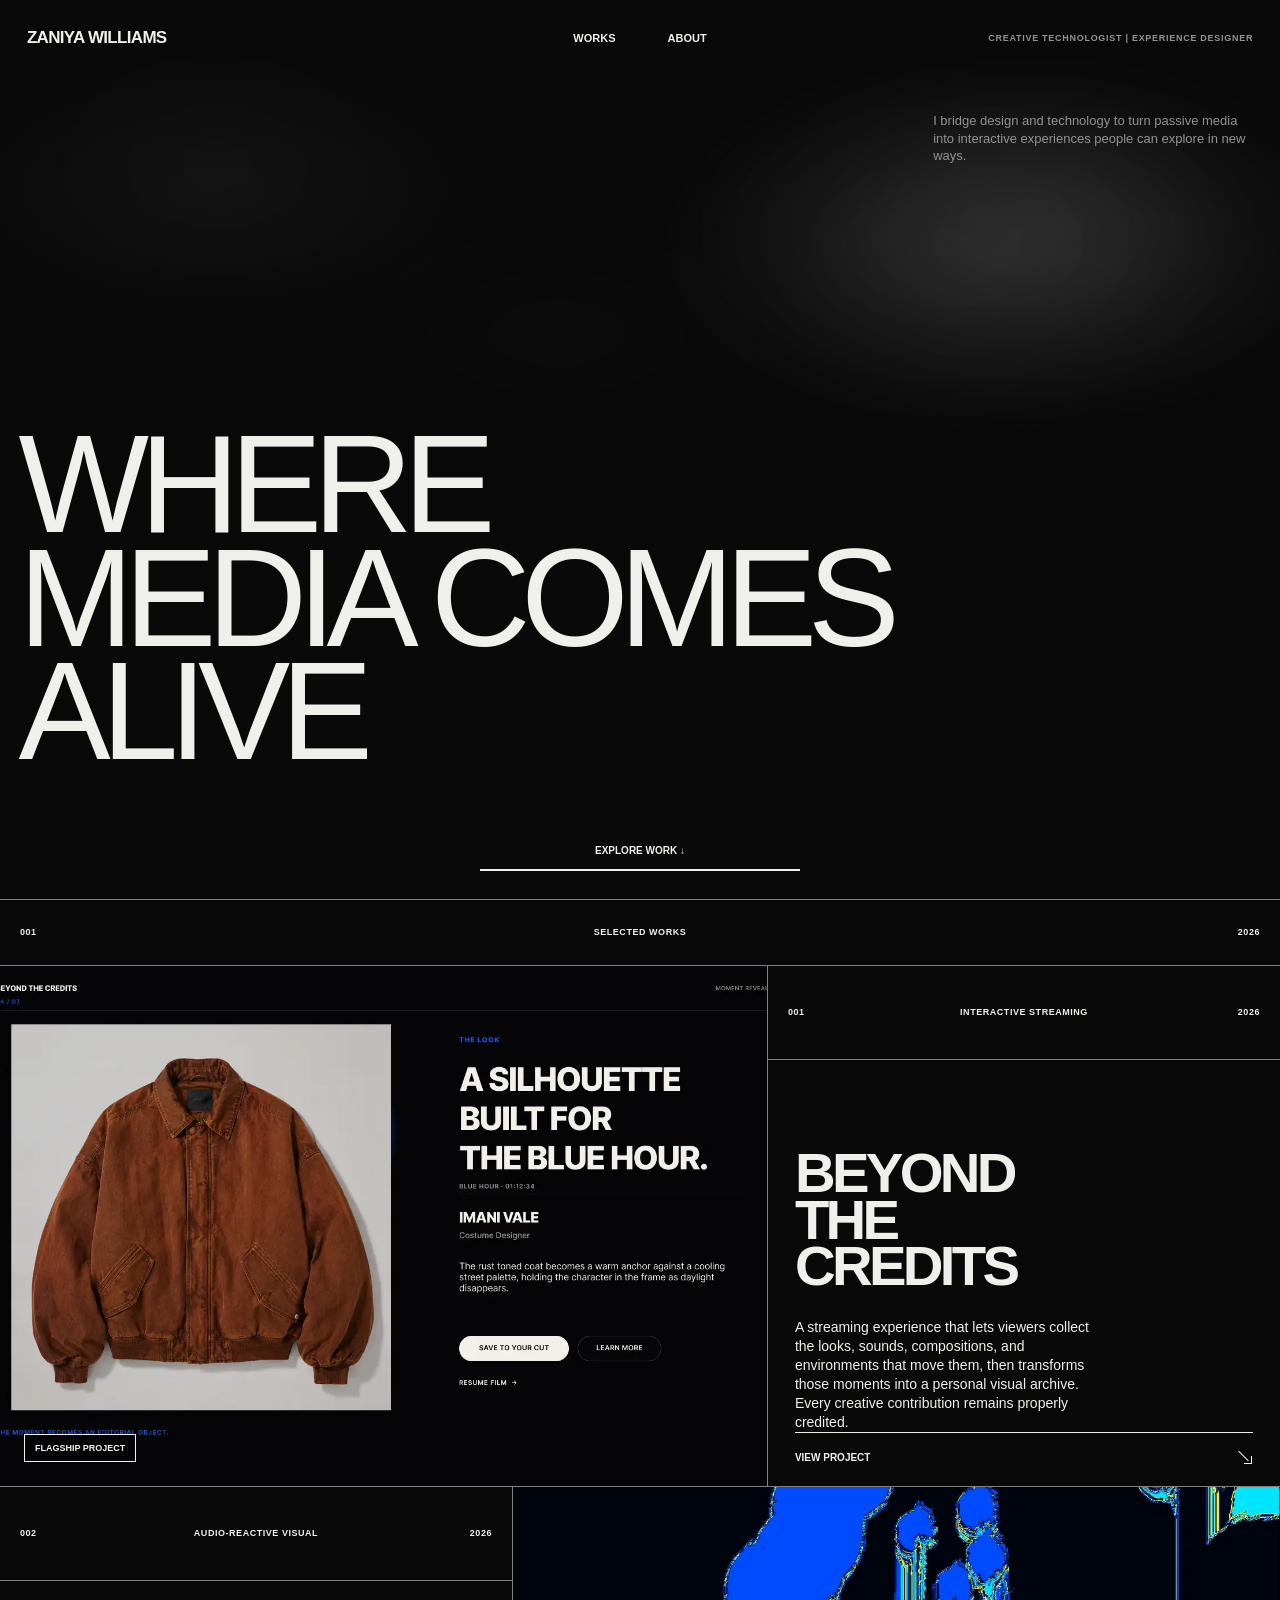
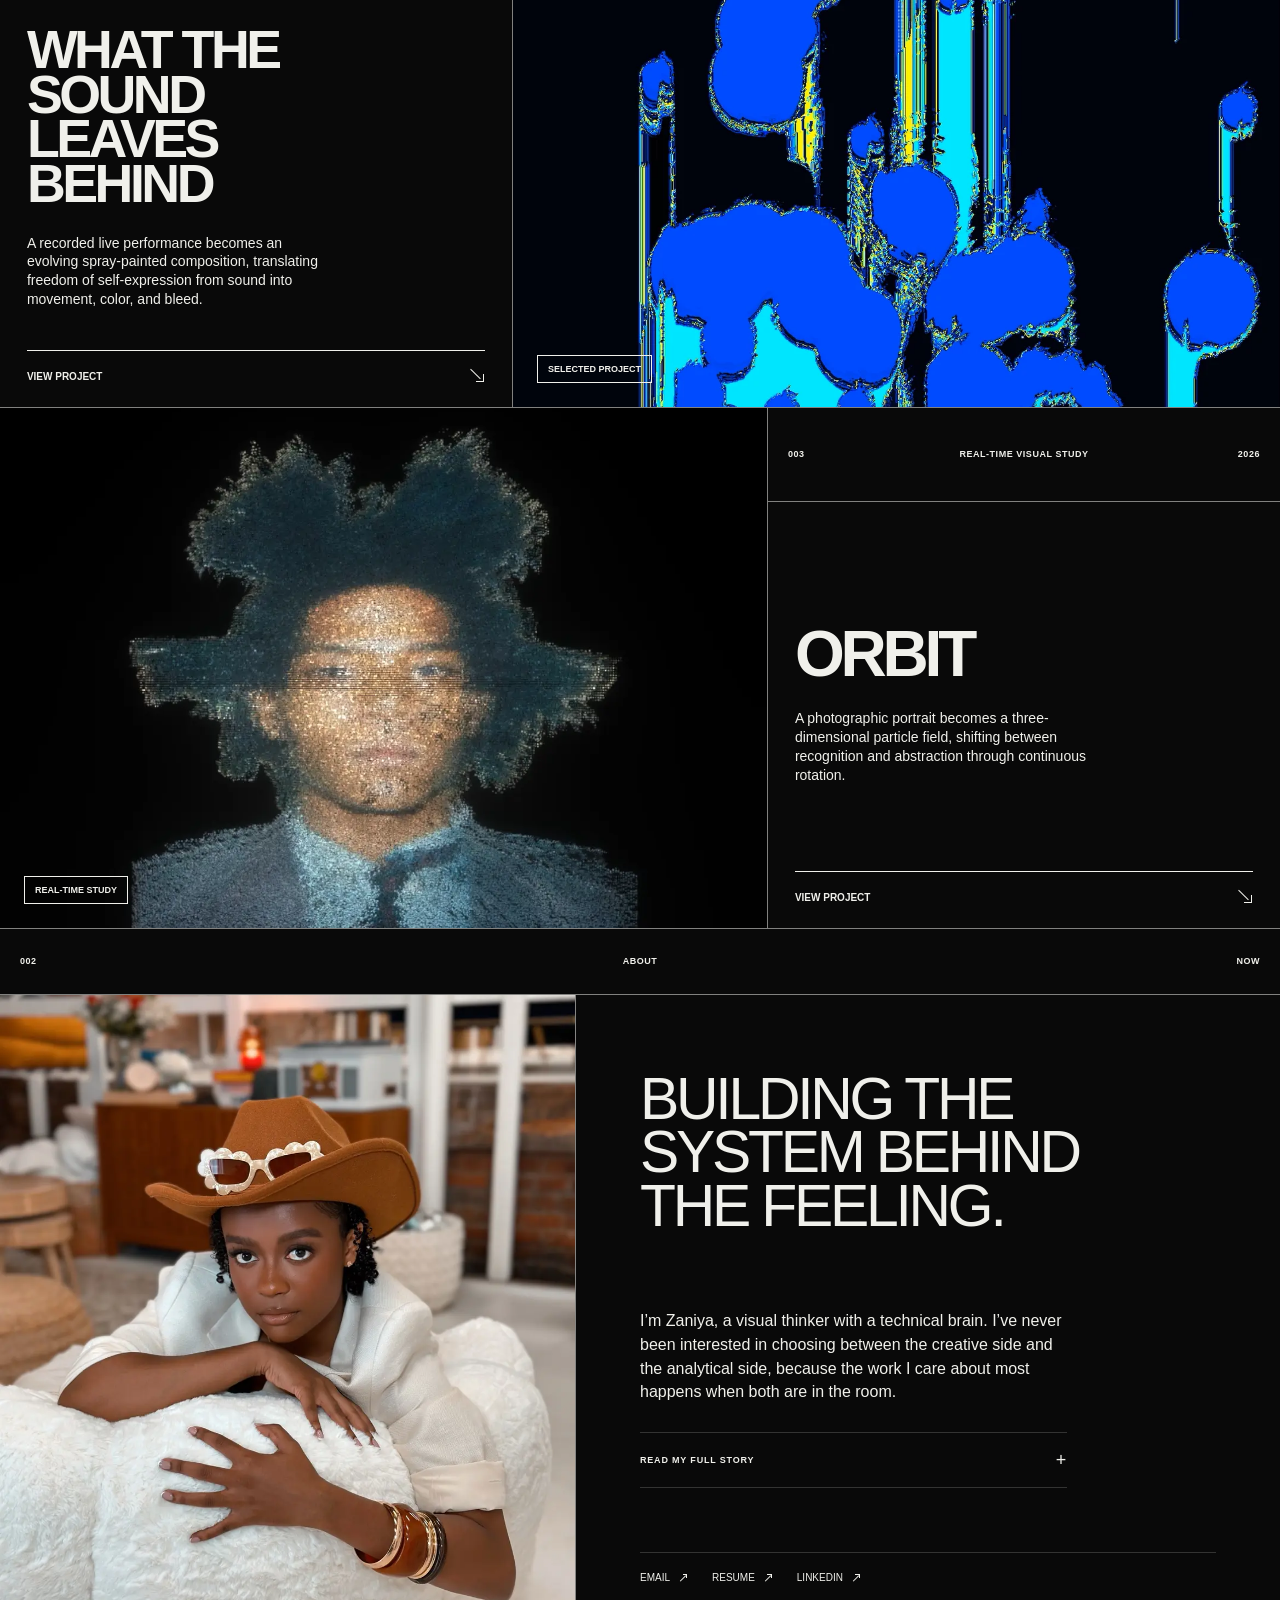
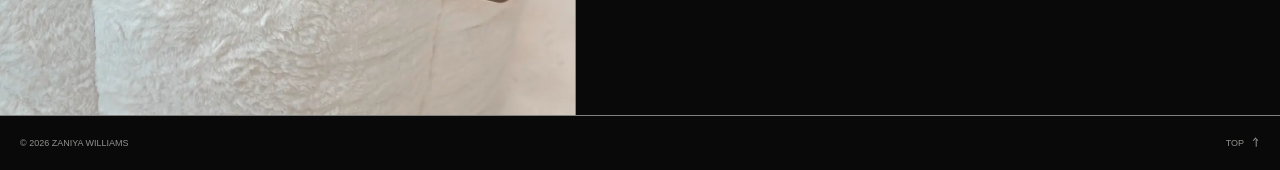
<file: index.html>
<!doctype html>
<html lang="en">
<head>
  <meta charset="utf-8">
  <meta name="viewport" content="width=device-width, initial-scale=1">
  <meta name="theme-color" content="#090909">
  <meta name="description" content="Zaniya Williams, Creative Technologist and Experiential Designer creating culturally grounded visual experiences.">
  <title>Zaniya Williams | Creative Technologist</title>
  <link rel="stylesheet" href="styles.css?v=20260830-sound-width">
  <script src="script.js" defer></script>
</head>
<body>
  <a class="skip-link" href="#work">Skip to selected work</a>
  <header class="site-nav shell" id="top">
    <a class="wordmark" href="#top">Zaniya Williams</a>
    <nav aria-label="Primary navigation">
      <a href="#work">Works</a>
      <a href="#about">About</a>
    </nav>
    <p>Creative Technologist | Experience Designer</p>
  </header>

  <main>
    <section class="home-hero shell" aria-labelledby="hero-title">
      <div class="ambient-light" aria-hidden="true">
        <span class="hero-refraction refraction-one"></span>
        <span class="hero-refraction refraction-two"></span>
        <span class="hero-refraction refraction-three"></span>
      </div>
      <div class="hero-context">
        <p>I bridge design and technology to turn passive media into interactive experiences people can explore in new ways.</p>
      </div>
      <div class="scroll-cursor" aria-hidden="true">
        <svg viewBox="0 0 120 120" role="presentation">
          <defs><path id="scroll-ring" d="M60,60 m-43,0 a43,43 0 1,1 86,0 a43,43 0 1,1 -86,0"></path></defs>
          <g class="scroll-cursor-ring">
            <text><textPath href="#scroll-ring" textLength="270" lengthAdjust="spacing">SCROLL DOWN • SCROLL DOWN •</textPath></text>
          </g>
          <path class="scroll-cursor-arrow" d="M60 37v42M47 66l13 13 13-13"></path>
        </svg>
      </div>
      <h1 id="hero-title" aria-label="Where Media Comes Alive"><span>Where</span> <span>media comes</span> <span>alive</span></h1>
      <a class="explore-link" href="#work">Explore work ↓</a>
    </section>

    <section id="work" aria-labelledby="work-heading">
      <div class="index-band shell"><span>001</span><h2 id="work-heading">Selected works</h2><span>2026</span></div>

      <article class="project-card featured-project flagship-project shell reveal">
        <div class="project-layout">
          <a class="project-visual visual-study-four" href="work/study-004/" aria-label="View Beyond the Credits">
            <img class="project-feature-image" src="assets/beyond-the-credits/04-moment-reveal.webp" alt="Beyond the Credits moment reveal screen featuring a rust-toned coat and its creative credit" loading="lazy" decoding="async">
            <span class="orb" aria-hidden="true"></span>
            <span class="visual-note">Film → moment → creator</span>
            <span class="tag">Flagship project</span>
          </a>
          <div class="project-band"><span>001</span><span>Interactive streaming</span><span>2026</span></div>
          <div class="project-copy">
            <div>
              <h3>Beyond the Credits</h3>
              <p>A streaming experience that lets viewers collect the looks, sounds, compositions, and environments that move them, then transforms those moments into a personal visual archive. Every creative contribution remains properly credited.</p>
            </div>
            <a class="project-link" href="work/study-004/"><span>View project</span><span class="emblem emblem-se" aria-hidden="true"></span></a>
          </div>
        </div>
      </article>

      <article class="project-card reverse sound-home-project shell reveal">
        <div class="project-layout">
          <a class="project-visual visual-sound" href="work/what-the-sound-leaves-behind/" aria-label="View What the Sound Leaves Behind">
            <img class="project-feature-image" src="assets/sound-leaves-behind/final-composition.webp" alt="Final blue and cyan spray-painted composition from What the Sound Leaves Behind" loading="lazy" decoding="async">
            <span class="orb" aria-hidden="true"></span>
            <span class="visual-note">Sound → movement → mark</span>
            <span class="tag">Selected project</span>
          </a>
          <div class="project-band"><span>002</span><span>Audio-reactive visual</span><span>2026</span></div>
          <div class="project-copy">
            <div>
              <h3>What the Sound Leaves Behind</h3>
              <p>A recorded live performance becomes an evolving spray-painted composition, translating freedom of self-expression from sound into movement, color, and bleed.</p>
            </div>
            <a class="project-link" href="work/what-the-sound-leaves-behind/"><span>View project</span><span class="emblem emblem-se" aria-hidden="true"></span></a>
          </div>
        </div>
      </article>

      <article class="project-card orbit-home-project shell reveal">
        <div class="project-layout">
          <a class="project-visual visual-study-two" href="work/study-002/" aria-label="View Orbit">
            <img class="project-feature-image" src="assets/orbit/orbit-home-cover.webp" alt="Orbit particle portrait of Jean-Michel Basquiat on a black field" loading="lazy" decoding="async">
            <span class="orb" aria-hidden="true"></span>
            <span class="visual-note">Movement / repetition / form</span>
            <span class="tag">Real-time study</span>
          </a>
          <div class="project-band"><span>003</span><span>Real-Time Visual Study</span><span>2026</span></div>
          <div class="project-copy">
            <div>
              <h3>Orbit</h3>
              <p>A photographic portrait becomes a three-dimensional particle field, shifting between recognition and abstraction through continuous rotation.</p>
            </div>
            <a class="project-link" href="work/study-002/"><span>View project</span><span class="emblem emblem-se" aria-hidden="true"></span></a>
          </div>
        </div>
      </article>
    </section>

    <section class="about shell reveal" id="about" aria-labelledby="about-title">
      <div class="section-band"><span>002</span><span>About</span><span>Now</span></div>
      <div class="about-body">
        <figure class="about-portrait">
          <img src="assets/about/zaniya-portrait.webp" alt="Portrait of Zaniya Williams wearing a brown cowboy hat and white blazer" loading="lazy" decoding="async">
        </figure>
        <div class="about-copy">
          <h2 id="about-title">Building the system behind the feeling.</h2>
          <div class="about-bio">
            <p>I’m Zaniya, a visual thinker with a technical brain. I’ve never been interested in choosing between the creative side and the analytical side, because the work I care about most happens when both are in the room.</p>
            <details class="about-more">
              <summary><span>Read my full story</span><span class="about-more-icon" aria-hidden="true">+</span></summary>
              <div class="about-more-copy">
                <p>I started as a painter and visual artist, then moved into design. I later earned an A.A.S. in Computer Programming, which gave me a formal technical foundation and changed how I think about ideas, not just how they look, but how they work, respond, and come to life. Now I’m formally studying UX Design, bringing visual thinking, technical problem solving, and experience design together in the way I approach creative work.</p>
                <p>Film, music, fashion, art, and culture shape the way I see. I’m drawn to strong atmosphere, movement, emotion, and visuals that actually leave an impression.</p>
                <p>I like moving from concept to experience to prototype. I can think through the feeling, shape the interaction, and get technical enough to start building it.</p>
              </div>
            </details>
          </div>
          <div class="about-links">
            <div class="about-social">
              <a href="mailto:zaniyawill18@gmail.com"><span>Email</span><span class="emblem emblem-ne" aria-hidden="true"></span></a>
              <a href="assets/resume/zaniya-williams-resume.pdf" target="_blank" rel="noreferrer"><span>Resume</span><span class="emblem emblem-ne" aria-hidden="true"></span></a>
              <a href="https://www.linkedin.com/in/zaniya-williams-658047235" target="_blank" rel="noreferrer"><span>LinkedIn</span><span class="emblem emblem-ne" aria-hidden="true"></span></a>
            </div>
          </div>
        </div>
      </div>
    </section>
  </main>

  <footer class="footer shell"><span>© 2026 Zaniya Williams</span><a href="#top">Top <span class="emblem emblem-n" aria-hidden="true"></span></a></footer>
</body>
</html>
</file>
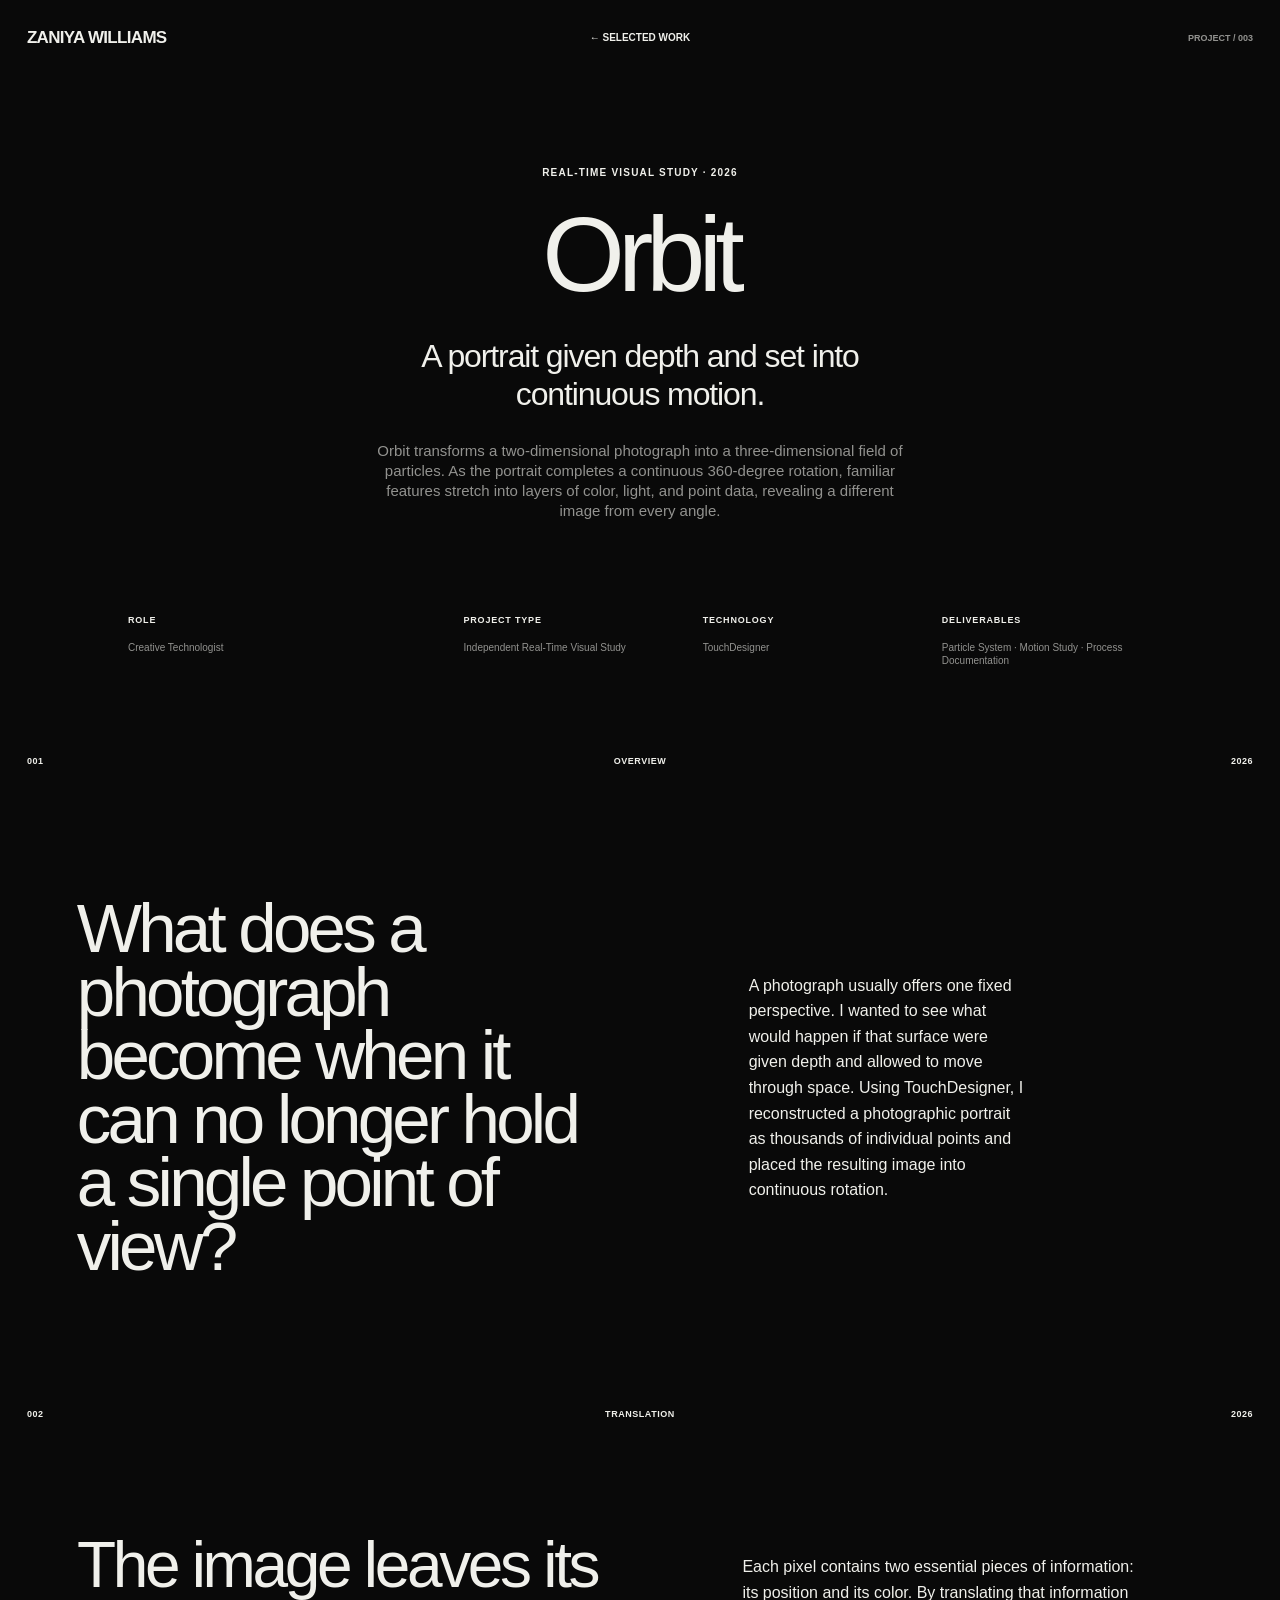
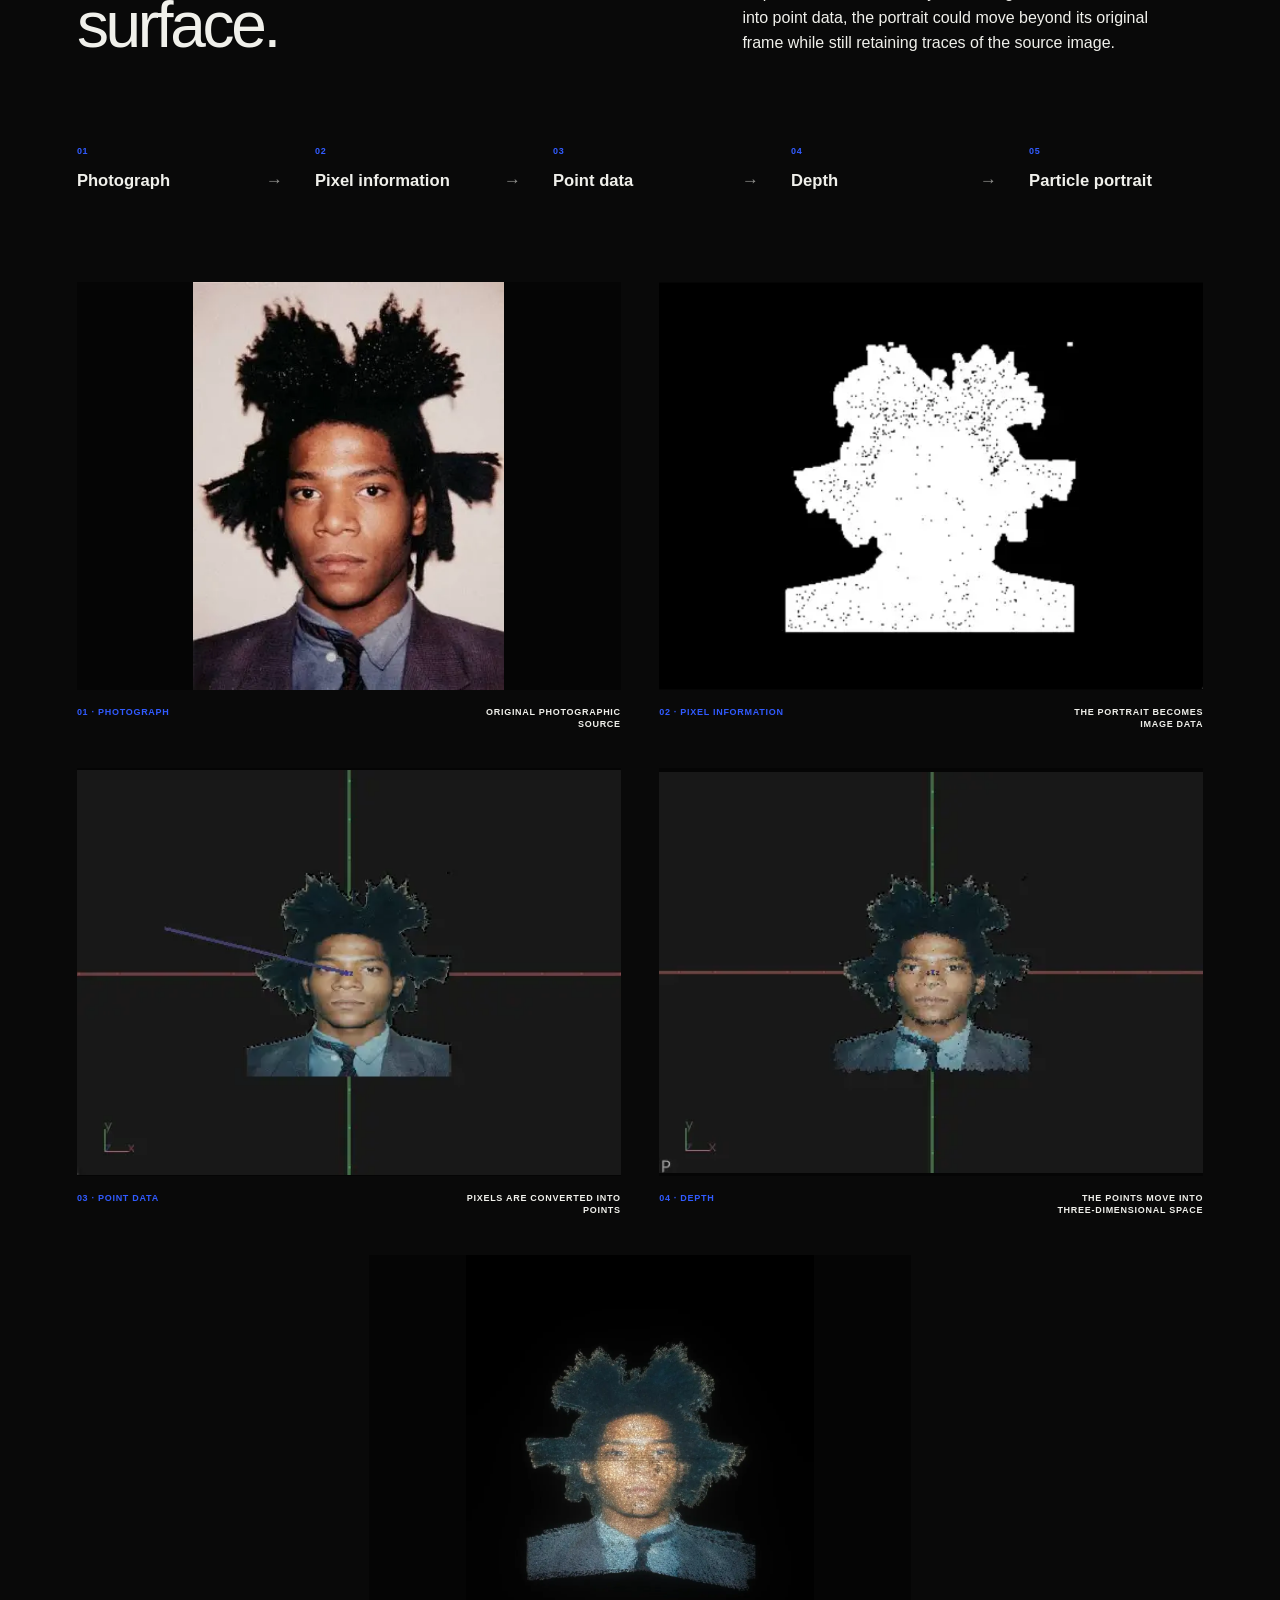
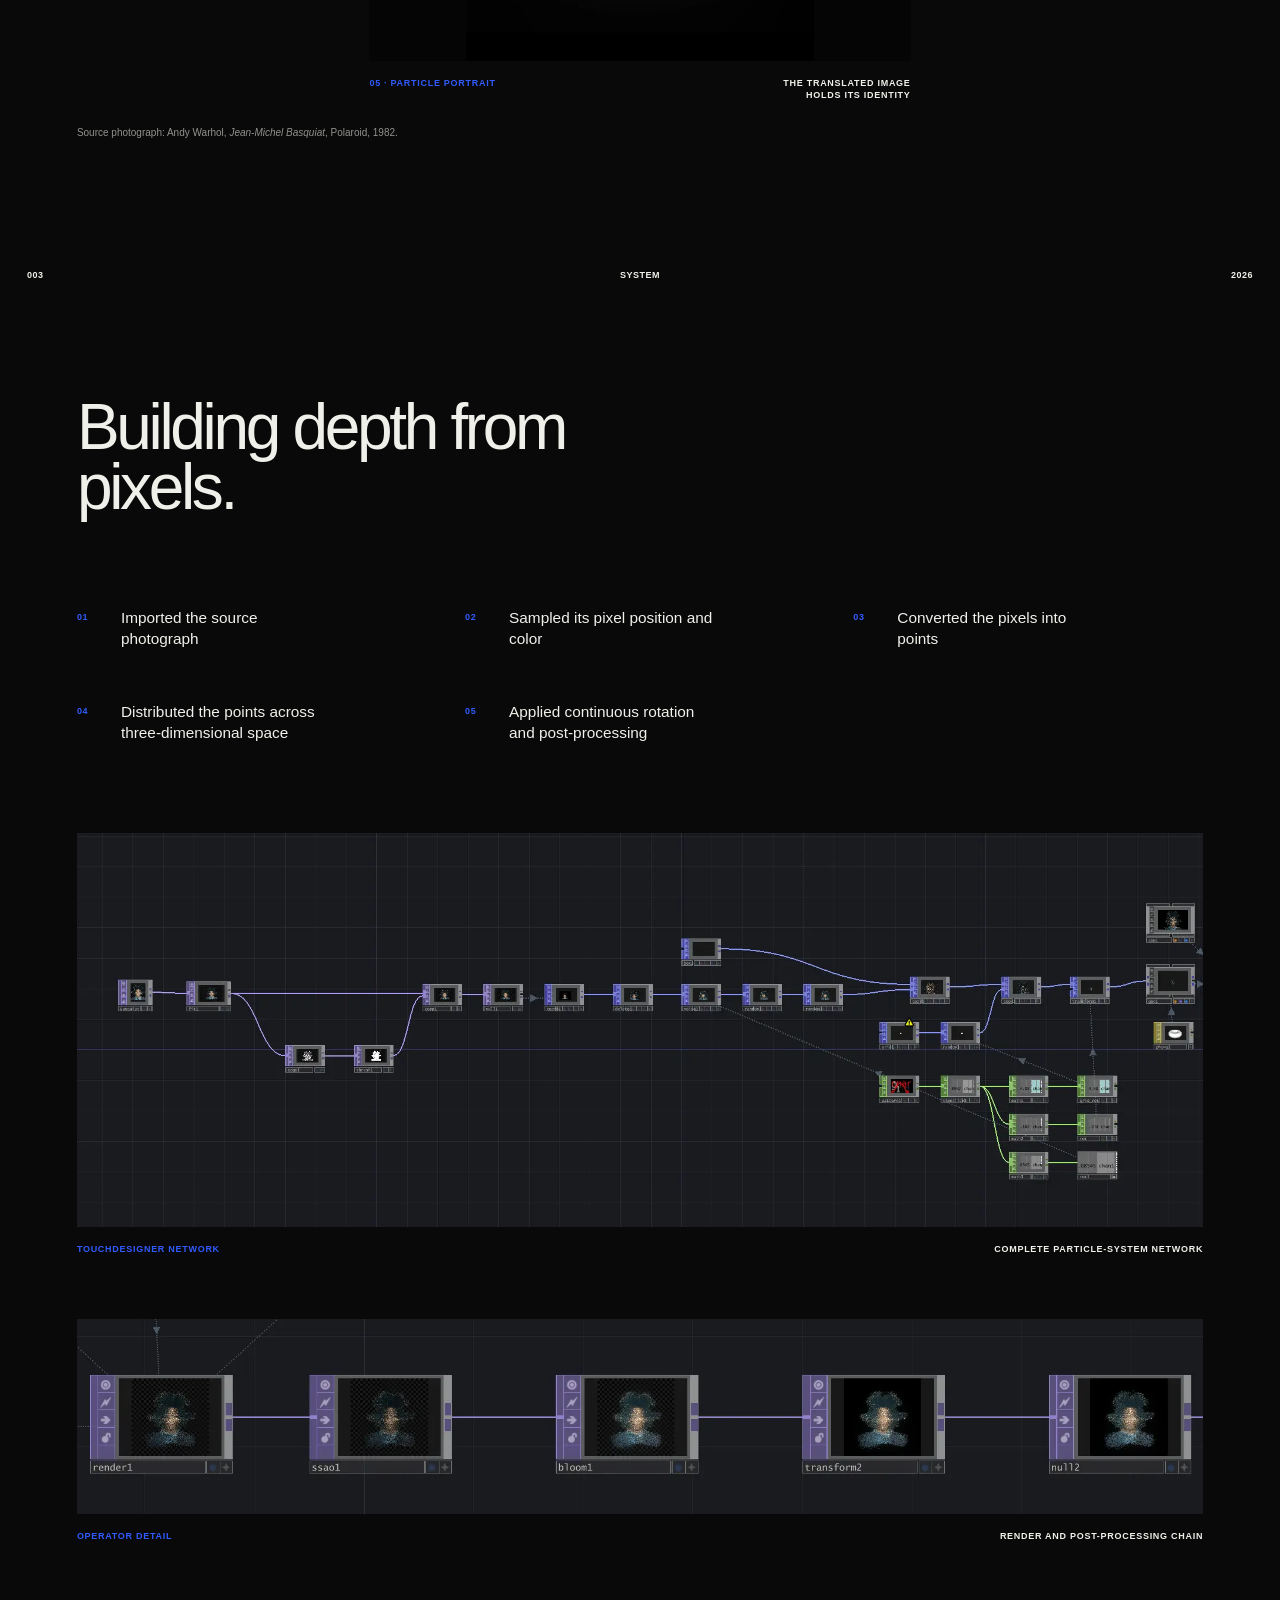
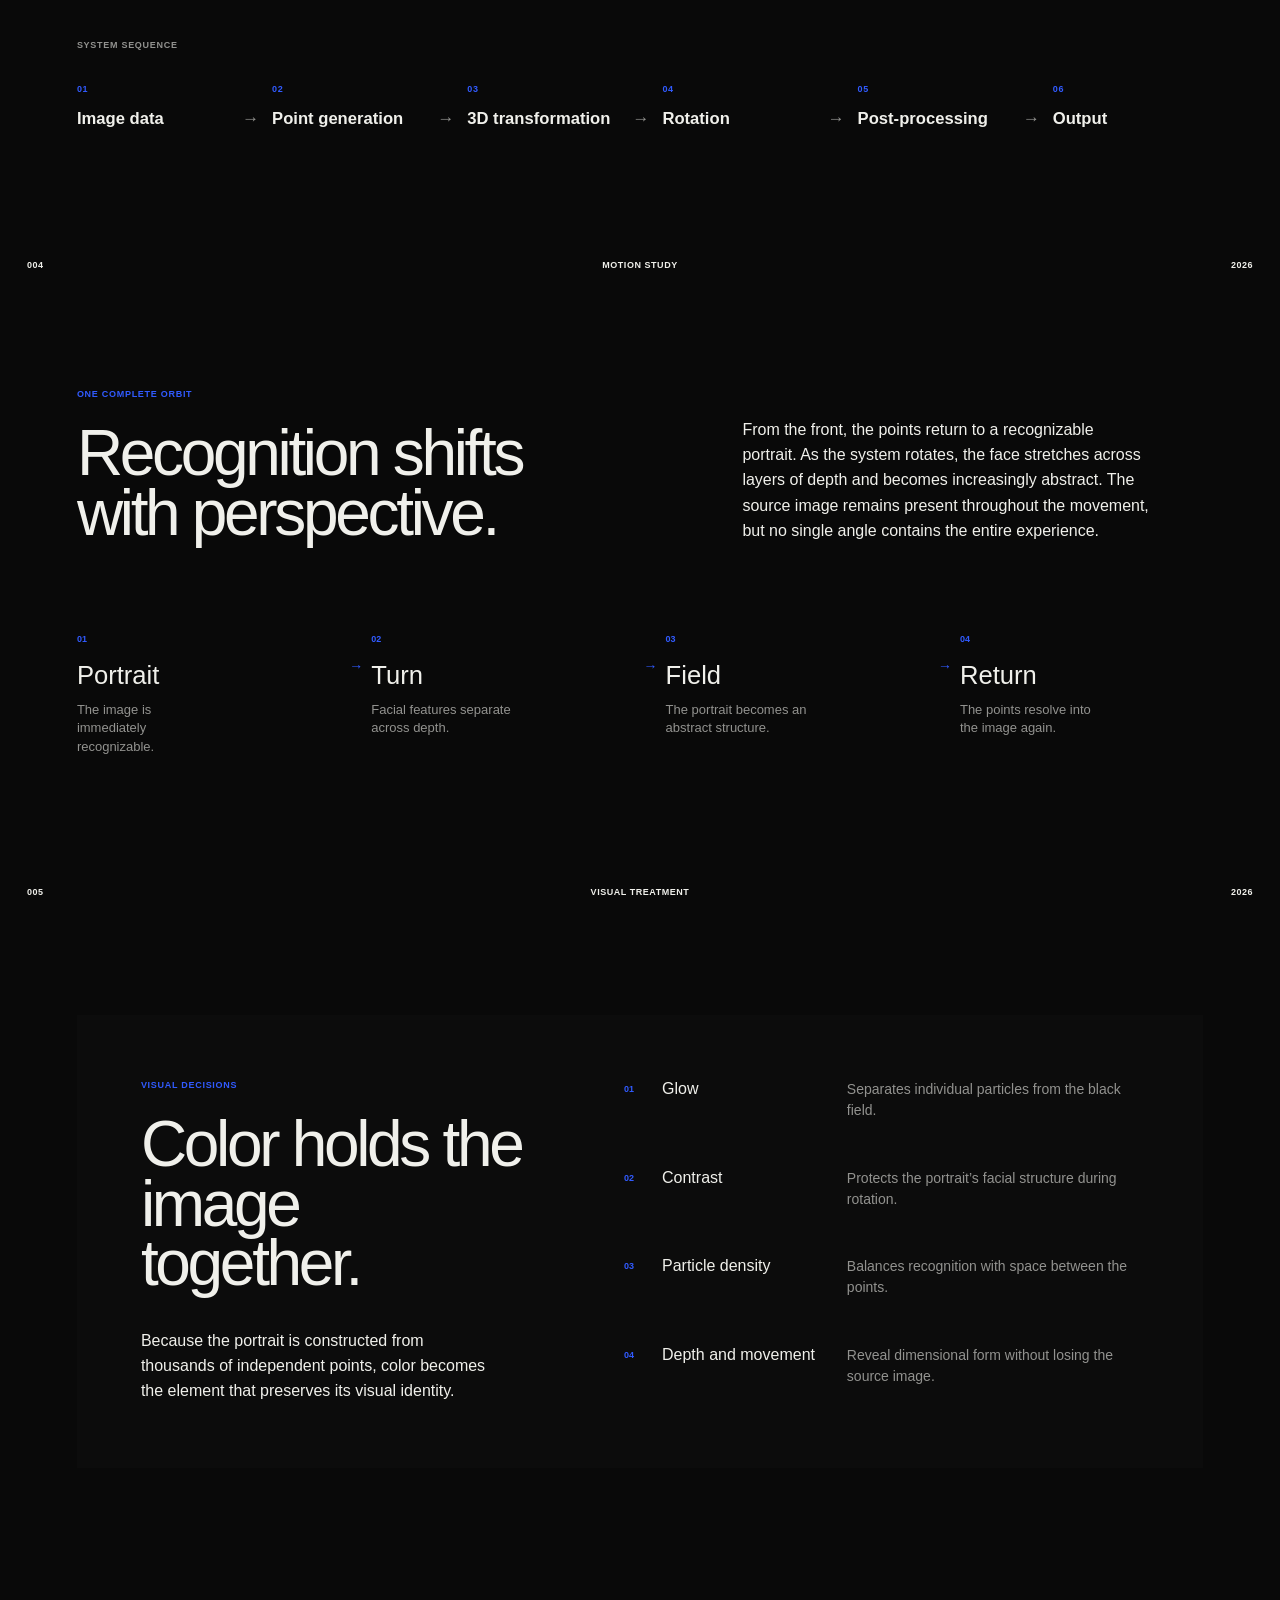
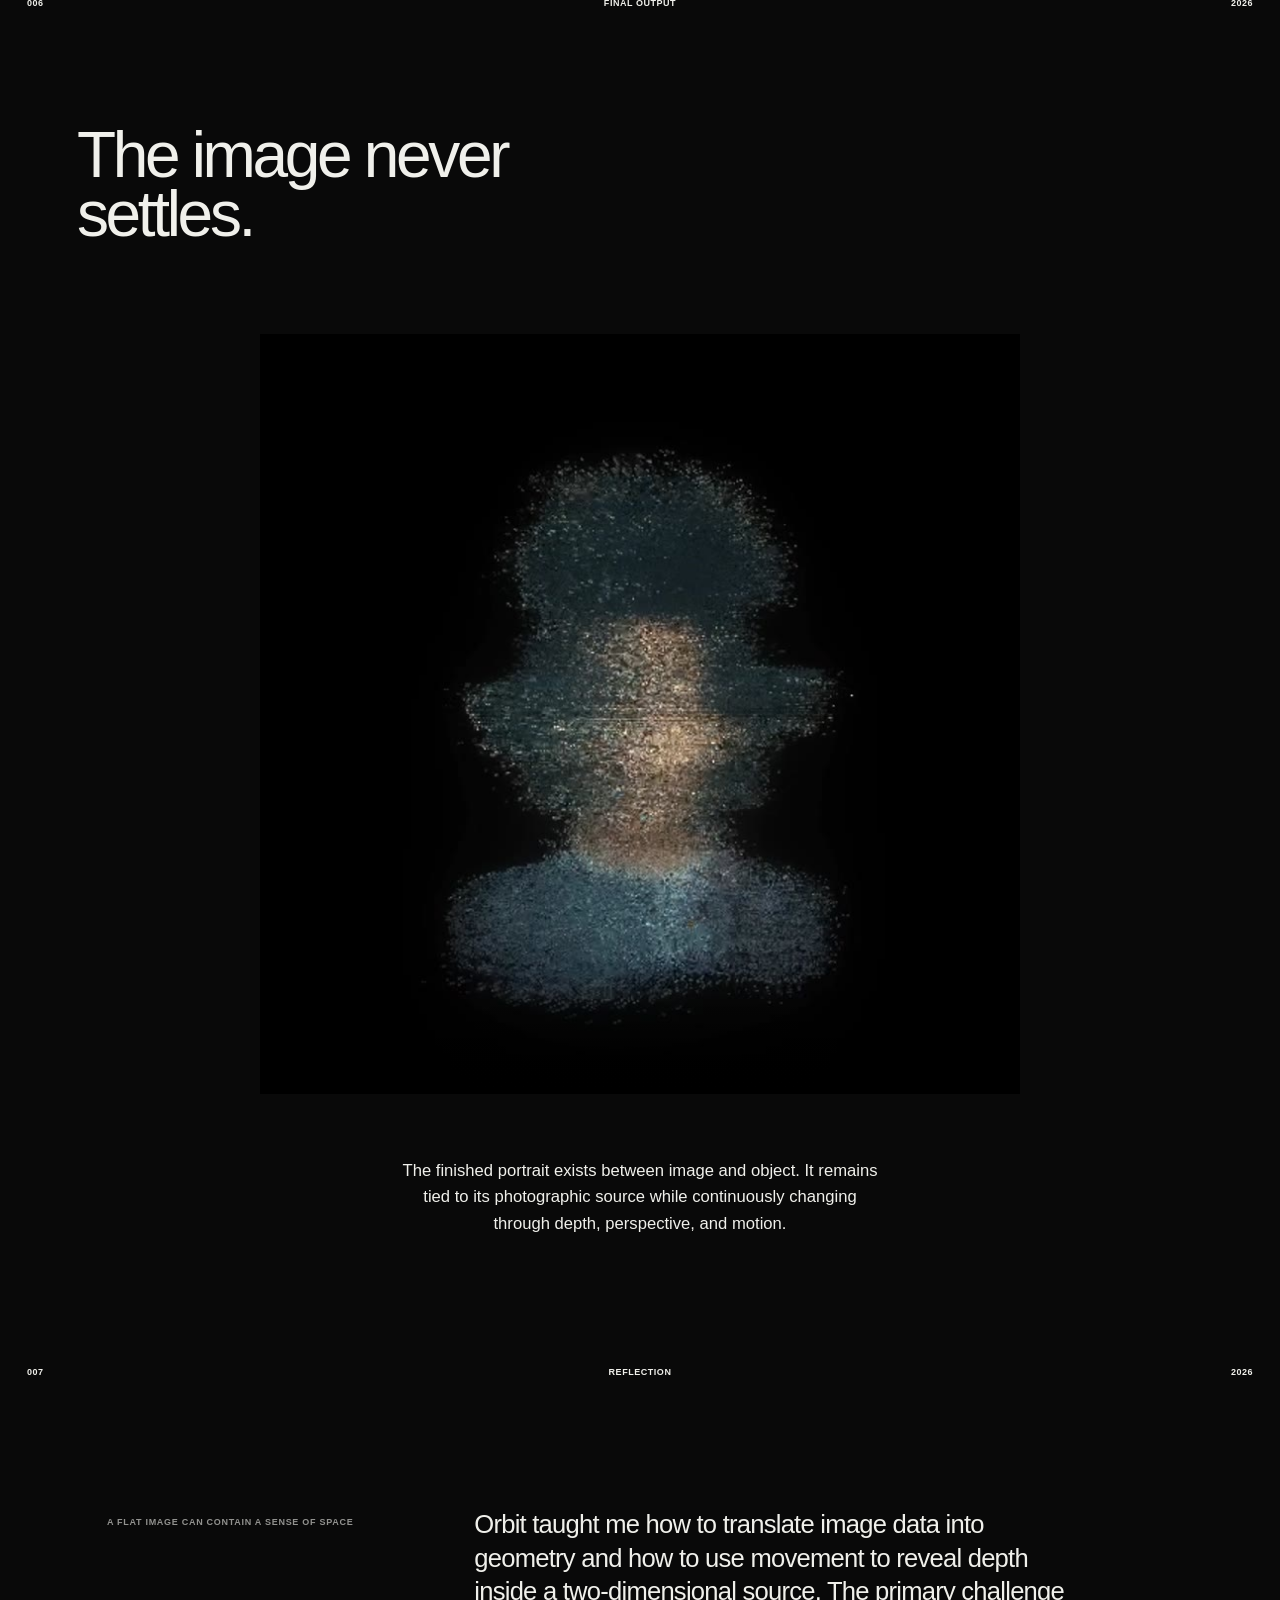
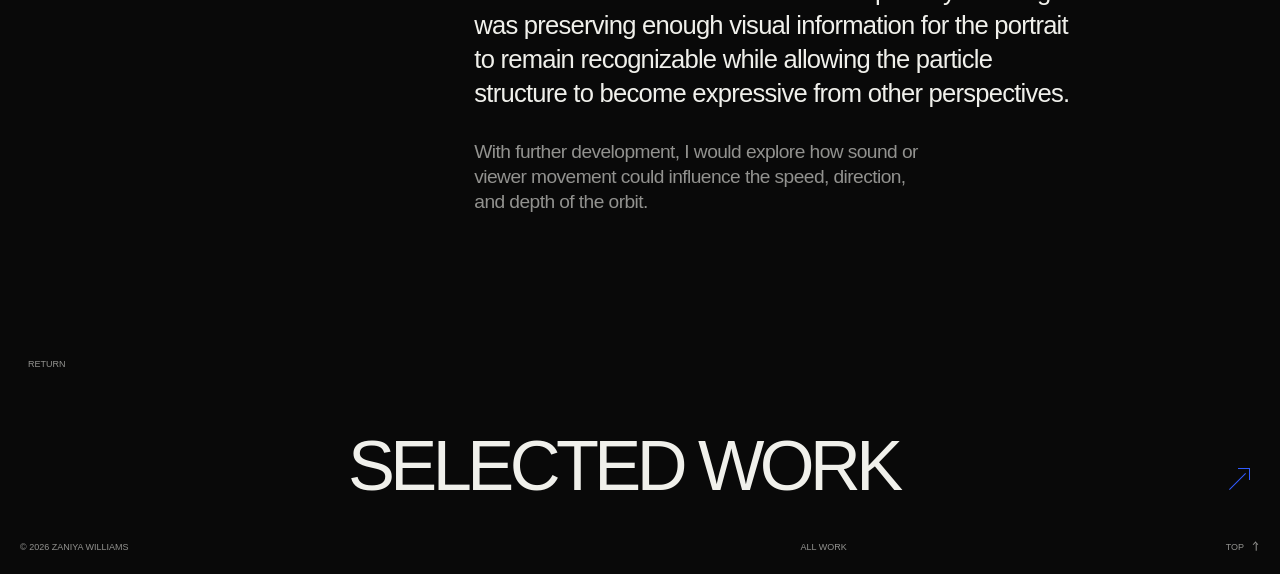
<file: work/study-002/index.html>
<!doctype html>
<html lang="en">
<head>
  <meta charset="utf-8">
  <meta name="viewport" content="width=device-width, initial-scale=1">
  <meta name="theme-color" content="#090909">
  <meta name="description" content="Orbit, a real-time visual study by Zaniya Williams.">
  <title>Orbit | Zaniya Williams</title>
  <link rel="stylesheet" href="../../styles.css">
  <script src="../../script.js" defer></script>
</head>
<body class="project-page sound-project study-project particle-project orbit-project">
  <a class="skip-link" href="#overview">Skip to project overview</a>
  <header class="site-nav" id="top"><a class="wordmark" href="../../">Zaniya Williams</a><a href="../../#work">← Selected work</a><span>Project / 003</span></header>
  <main>
    <section class="project-hero">
      <div class="project-title">
        <p class="eyebrow">Real-Time Visual Study · 2026</p>
        <h1>Orbit</h1>
        <p class="particle-deck">A portrait given depth and set into continuous motion.</p>
        <p class="premise">Orbit transforms a two-dimensional photograph into a three-dimensional field of particles. As the portrait completes a continuous 360-degree rotation, familiar features stretch into layers of color, light, and point data, revealing a different image from every angle.</p>
      </div>
      <dl class="project-meta">
        <div><dt>Role</dt><dd>Creative Technologist</dd></div>
        <div><dt>Project type</dt><dd>Independent Real-Time Visual Study</dd></div>
        <div><dt>Technology</dt><dd>TouchDesigner</dd></div>
        <div><dt>Deliverables</dt><dd>Particle System · Motion Study · Process Documentation</dd></div>
      </dl>
    </section>

    <section class="overview reveal" id="overview">
      <div class="index-band"><span>001</span><h2>Overview</h2><span>2026</span></div>
      <div class="overview-grid">
        <h2>What does a photograph become when it can no longer hold a single point of view?</h2>
        <p class="overview-copy">A photograph usually offers one fixed perspective. I wanted to see what would happen if that surface were given depth and allowed to move through space. Using TouchDesigner, I reconstructed a photographic portrait as thousands of individual points and placed the resulting image into continuous rotation.</p>
      </div>
    </section>

    <section class="translation-section orbit-section reveal" aria-labelledby="translation-title">
      <div class="index-band"><span>002</span><h2 id="translation-title">Translation</h2><span>2026</span></div>
      <div class="orbit-content">
        <div class="orbit-lead">
          <h2>The image leaves its surface.</h2>
          <p>Each pixel contains two essential pieces of information: its position and its color. By translating that information into point data, the portrait could move beyond its original frame while still retaining traces of the source image.</p>
        </div>
        <ol class="particle-flow" aria-label="Image translation process">
          <li><span>01</span><strong>Photograph</strong></li>
          <li><span>02</span><strong>Pixel information</strong></li>
          <li><span>03</span><strong>Point data</strong></li>
          <li><span>04</span><strong>Depth</strong></li>
          <li><span>05</span><strong>Particle portrait</strong></li>
        </ol>
        <div class="orbit-stage-gallery">
          <figure class="orbit-stage-image">
            <div class="orbit-stage-media"><img src="../../assets/orbit/translation/01-photograph.webp" alt="Source Polaroid portrait of Jean-Michel Basquiat" loading="lazy" decoding="async"></div>
            <figcaption><span>01 · Photograph</span><strong>Original photographic source</strong></figcaption>
          </figure>
          <figure class="orbit-stage-image">
            <div class="orbit-stage-media"><img src="../../assets/orbit/translation/02-pixel-information.webp" alt="Black and white mask isolating the Basquiat portrait" loading="lazy" decoding="async"></div>
            <figcaption><span>02 · Pixel information</span><strong>The portrait becomes image data</strong></figcaption>
          </figure>
          <figure class="orbit-stage-image">
            <div class="orbit-stage-media"><img src="../../assets/orbit/translation/03-point-data.webp" alt="Basquiat portrait sampled inside a three-dimensional TouchDesigner workspace" loading="lazy" decoding="async"></div>
            <figcaption><span>03 · Point data</span><strong>Pixels are converted into points</strong></figcaption>
          </figure>
          <figure class="orbit-stage-image">
            <div class="orbit-stage-media"><img src="../../assets/orbit/translation/04-depth.webp" alt="Particle portrait with depth introduced in the TouchDesigner workspace" loading="lazy" decoding="async"></div>
            <figcaption><span>04 · Depth</span><strong>The points move into three-dimensional space</strong></figcaption>
          </figure>
          <figure class="orbit-stage-image">
            <div class="orbit-stage-media"><img src="../../assets/orbit/translation/05-particle-portrait.webp" alt="Finished particle portrait of Jean-Michel Basquiat on a black field" loading="lazy" decoding="async"></div>
            <figcaption><span>05 · Particle portrait</span><strong>The translated image holds its identity</strong></figcaption>
          </figure>
        </div>
        <p class="translation-source-credit">Source photograph: Andy Warhol, <em>Jean-Michel Basquiat</em>, Polaroid, 1982.</p>
      </div>
    </section>

    <section class="system-section orbit-section reveal" aria-labelledby="system-title">
      <div class="index-band"><span>003</span><h2 id="system-title">System</h2><span>2026</span></div>
      <div class="orbit-content">
        <h2 class="orbit-section-title">Building depth from pixels.</h2>
        <ol class="process-steps orbit-build-steps">
          <li><span>01</span><strong>Imported the source photograph</strong></li>
          <li><span>02</span><strong>Sampled its pixel position and color</strong></li>
          <li><span>03</span><strong>Converted the pixels into points</strong></li>
          <li><span>04</span><strong>Distributed the points across three-dimensional space</strong></li>
          <li><span>05</span><strong>Applied continuous rotation and post-processing</strong></li>
        </ol>
        <div class="system-evidence">
          <figure class="system-media-figure network-evidence">
            <div class="system-media-frame"><img src="../../assets/orbit/system/touchdesigner-network.webp" alt="Complete TouchDesigner network used to build the Orbit particle system" loading="lazy" decoding="async"></div>
            <figcaption><span>TouchDesigner network</span><strong>Complete particle-system network</strong></figcaption>
          </figure>
          <figure class="system-media-figure operator-evidence">
            <div class="system-media-frame"><img src="../../assets/orbit/system/operator-detail.webp" alt="TouchDesigner operator chain showing render, ambient occlusion, bloom, transform, and final output" loading="lazy" decoding="async"></div>
            <figcaption><span>Operator detail</span><strong>Render and post-processing chain</strong></figcaption>
          </figure>
        </div>
        <div class="system-sequence-wrap">
          <span class="particle-label">System sequence</span>
          <ol class="particle-flow system-flow" aria-label="TouchDesigner system sequence">
            <li><span>01</span><strong>Image data</strong></li>
            <li><span>02</span><strong>Point generation</strong></li>
            <li><span>03</span><strong>3D transformation</strong></li>
            <li><span>04</span><strong>Rotation</strong></li>
            <li><span>05</span><strong>Post-processing</strong></li>
            <li><span>06</span><strong>Output</strong></li>
          </ol>
        </div>
      </div>
    </section>

    <section class="motion-study-section orbit-section reveal" aria-labelledby="motion-title">
      <div class="index-band"><span>004</span><h2 id="motion-title">Motion study</h2><span>2026</span></div>
      <div class="orbit-content">
        <div class="motion-study-layout">
          <div class="motion-study-heading">
            <span class="orbit-kicker">One complete orbit</span>
            <h2>Recognition shifts with perspective.</h2>
          </div>
          <p class="motion-study-copy">From the front, the points return to a recognizable portrait. As the system rotates, the face stretches across layers of depth and becomes increasingly abstract. The source image remains present throughout the movement, but no single angle contains the entire experience.</p>
        </div>
        <ol class="motion-path" aria-label="Stages of the portrait rotation">
          <li><span>01</span><strong>Portrait</strong><p>The image is immediately recognizable.</p></li>
          <li><span>02</span><strong>Turn</strong><p>Facial features separate across depth.</p></li>
          <li><span>03</span><strong>Field</strong><p>The portrait becomes an abstract structure.</p></li>
          <li><span>04</span><strong>Return</strong><p>The points resolve into the image again.</p></li>
        </ol>
      </div>
    </section>

    <section class="visual-treatment-section orbit-section reveal" aria-labelledby="treatment-title">
      <div class="index-band"><span>005</span><h2 id="treatment-title">Visual treatment</h2><span>2026</span></div>
      <div class="orbit-content">
        <div class="treatment-panel">
          <div class="treatment-intro">
            <span class="orbit-kicker">Visual decisions</span>
            <h2>Color holds the image together.</h2>
            <p>Because the portrait is constructed from thousands of independent points, color becomes the element that preserves its visual identity.</p>
          </div>
          <dl class="treatment-decisions">
            <div><dt><span>01</span><strong>Glow</strong></dt><dd>Separates individual particles from the black field.</dd></div>
            <div><dt><span>02</span><strong>Contrast</strong></dt><dd>Protects the portrait’s facial structure during rotation.</dd></div>
            <div><dt><span>03</span><strong>Particle density</strong></dt><dd>Balances recognition with space between the points.</dd></div>
            <div><dt><span>04</span><strong>Depth and movement</strong></dt><dd>Reveal dimensional form without losing the source image.</dd></div>
          </dl>
        </div>
      </div>
    </section>

    <section class="final-output-section orbit-section reveal" aria-labelledby="final-title">
      <div class="index-band"><span>006</span><h2 id="final-title">Final output</h2><span>2026</span></div>
      <div class="orbit-content">
        <h2 class="orbit-section-title">The image never settles.</h2>
        <div class="final-video-placeholder orbit-video-frame">
          <video controls playsinline preload="metadata" poster="../../assets/orbit/orbit-poster.jpg" aria-label="Final Orbit 360-degree particle portrait video">
            <source src="../../assets/orbit/orbit-final.mp4" type="video/mp4">
          </video>
        </div>
        <p class="final-copy">The finished portrait exists between image and object. It remains tied to its photographic source while continuously changing through depth, perspective, and motion.</p>
      </div>
    </section>

    <section class="project-reflection reveal" aria-labelledby="reflection-title">
      <div class="index-band"><span>007</span><h2 id="reflection-title">Reflection</h2><span>2026</span></div>
      <div class="reflection-content">
        <span>A flat image can contain a sense of space</span>
        <div class="reflection-copy">
          <p>Orbit taught me how to translate image data into geometry and how to use movement to reveal depth inside a two-dimensional source. The primary challenge was preserving enough visual information for the portrait to remain recognizable while allowing the particle structure to become expressive from other perspectives.</p>
          <p>With further development, I would explore how sound or viewer movement could influence the speed, direction, and depth of the orbit.</p>
        </div>
      </div>
    </section>

    <section class="next-project"><span>Return</span><a href="../../#work">Selected work <span class="emblem emblem-ne" aria-hidden="true"></span></a></section>
  </main>
  <footer class="footer"><span>© 2026 Zaniya Williams</span><a href="../../#work">All work</a><a href="#top">Top <span class="emblem emblem-n" aria-hidden="true"></span></a></footer>
</body>
</html>
</file>
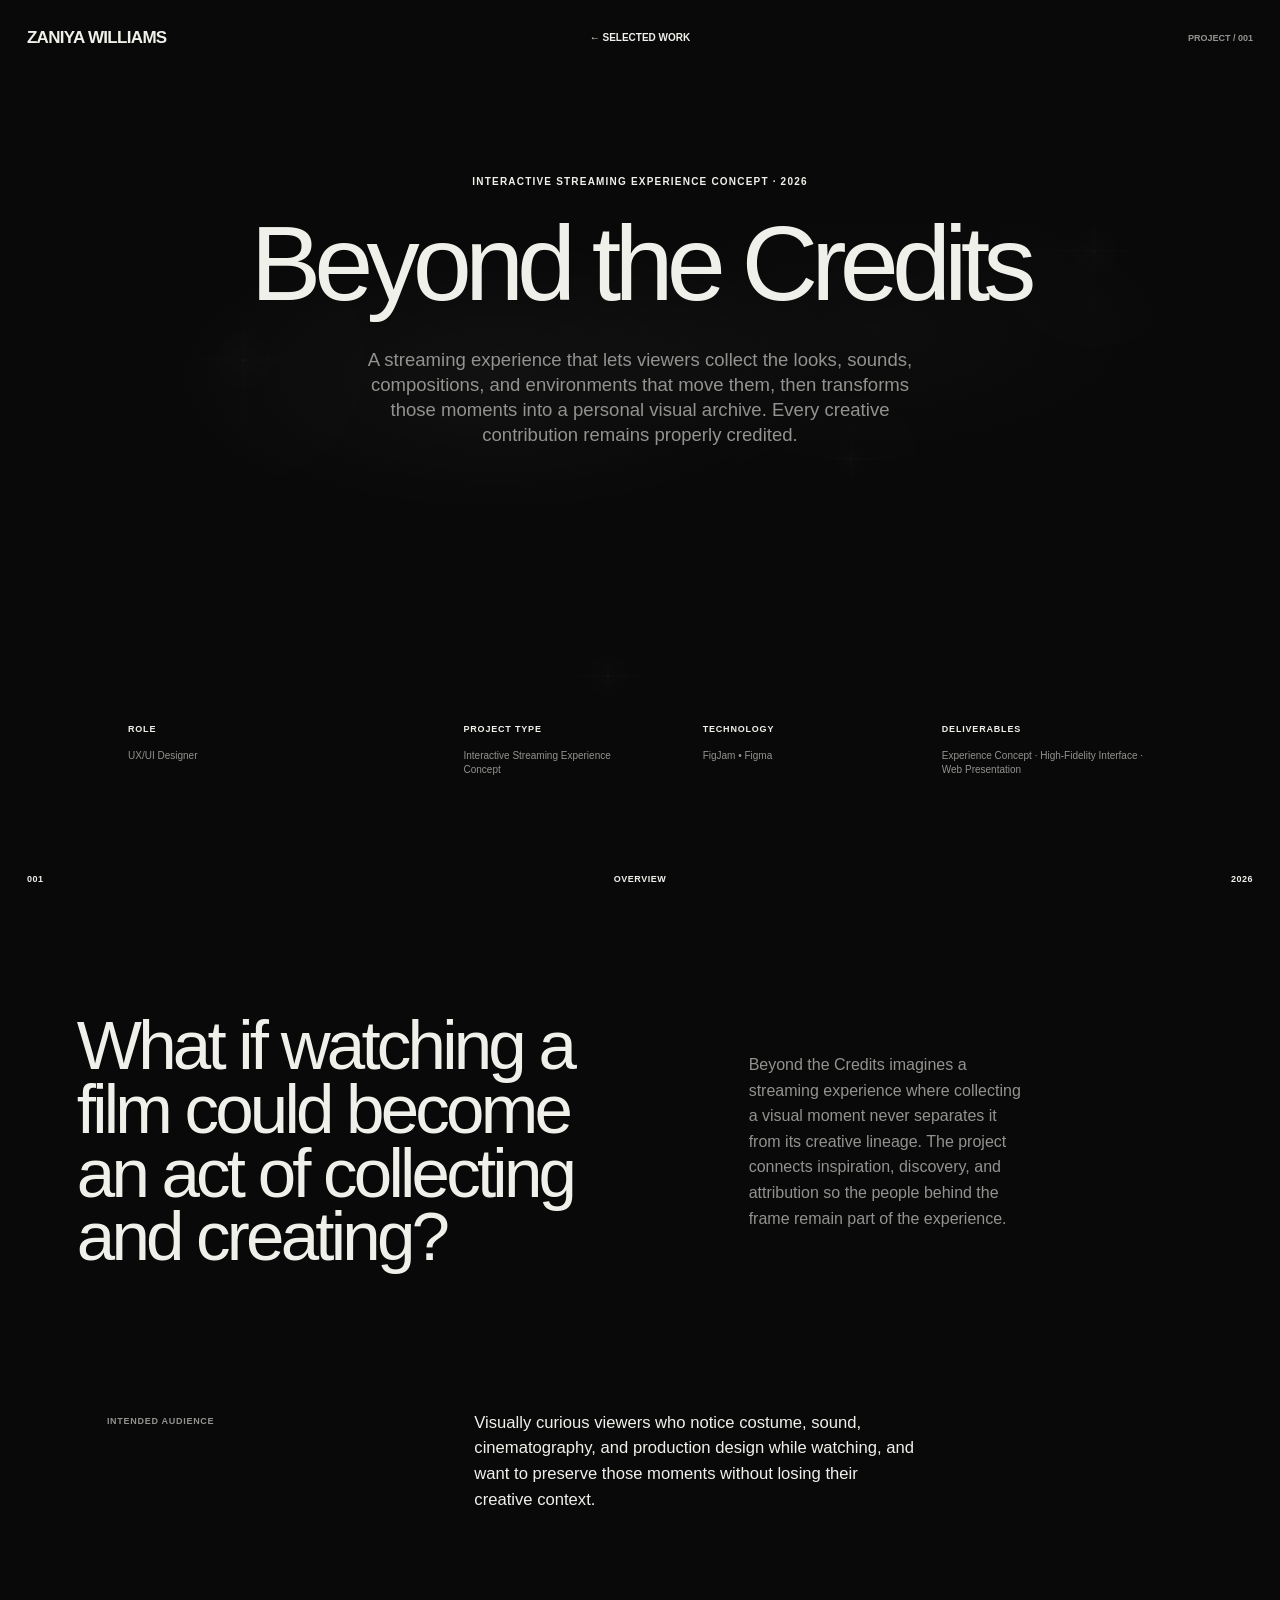
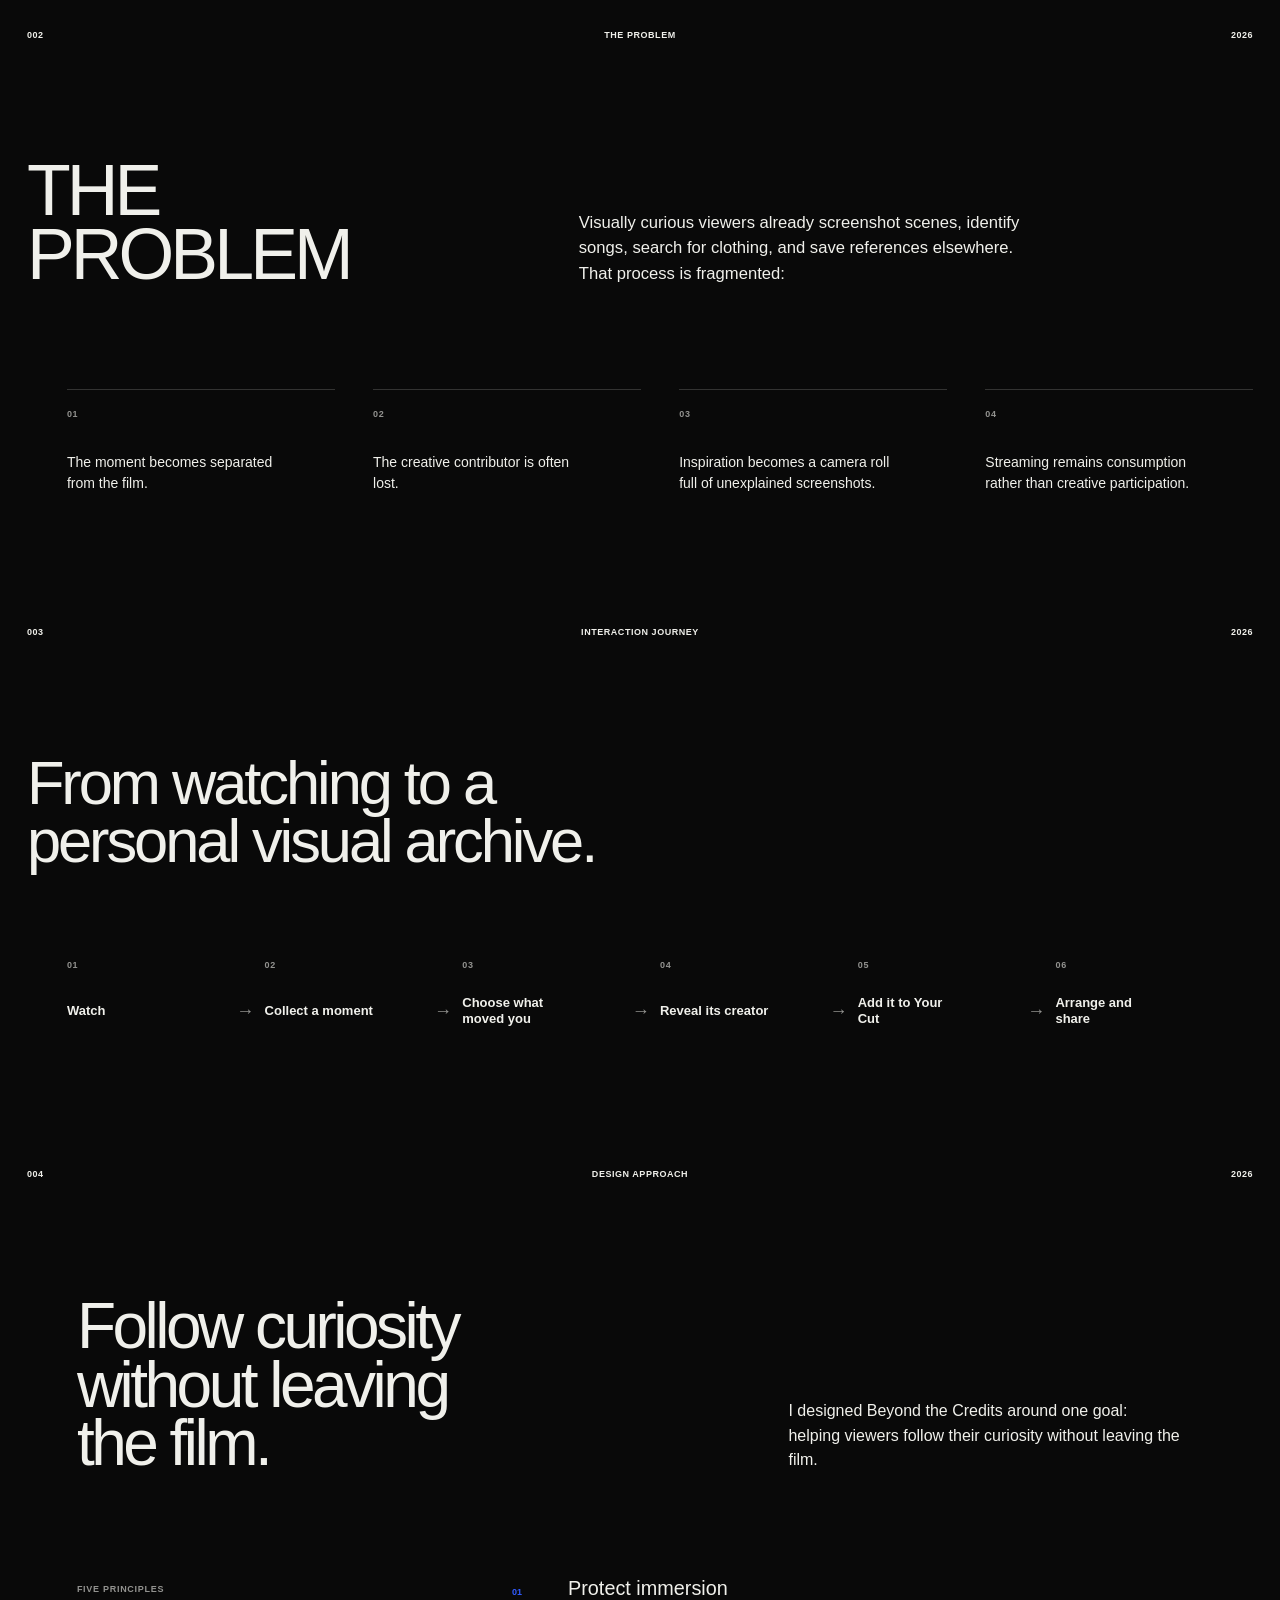
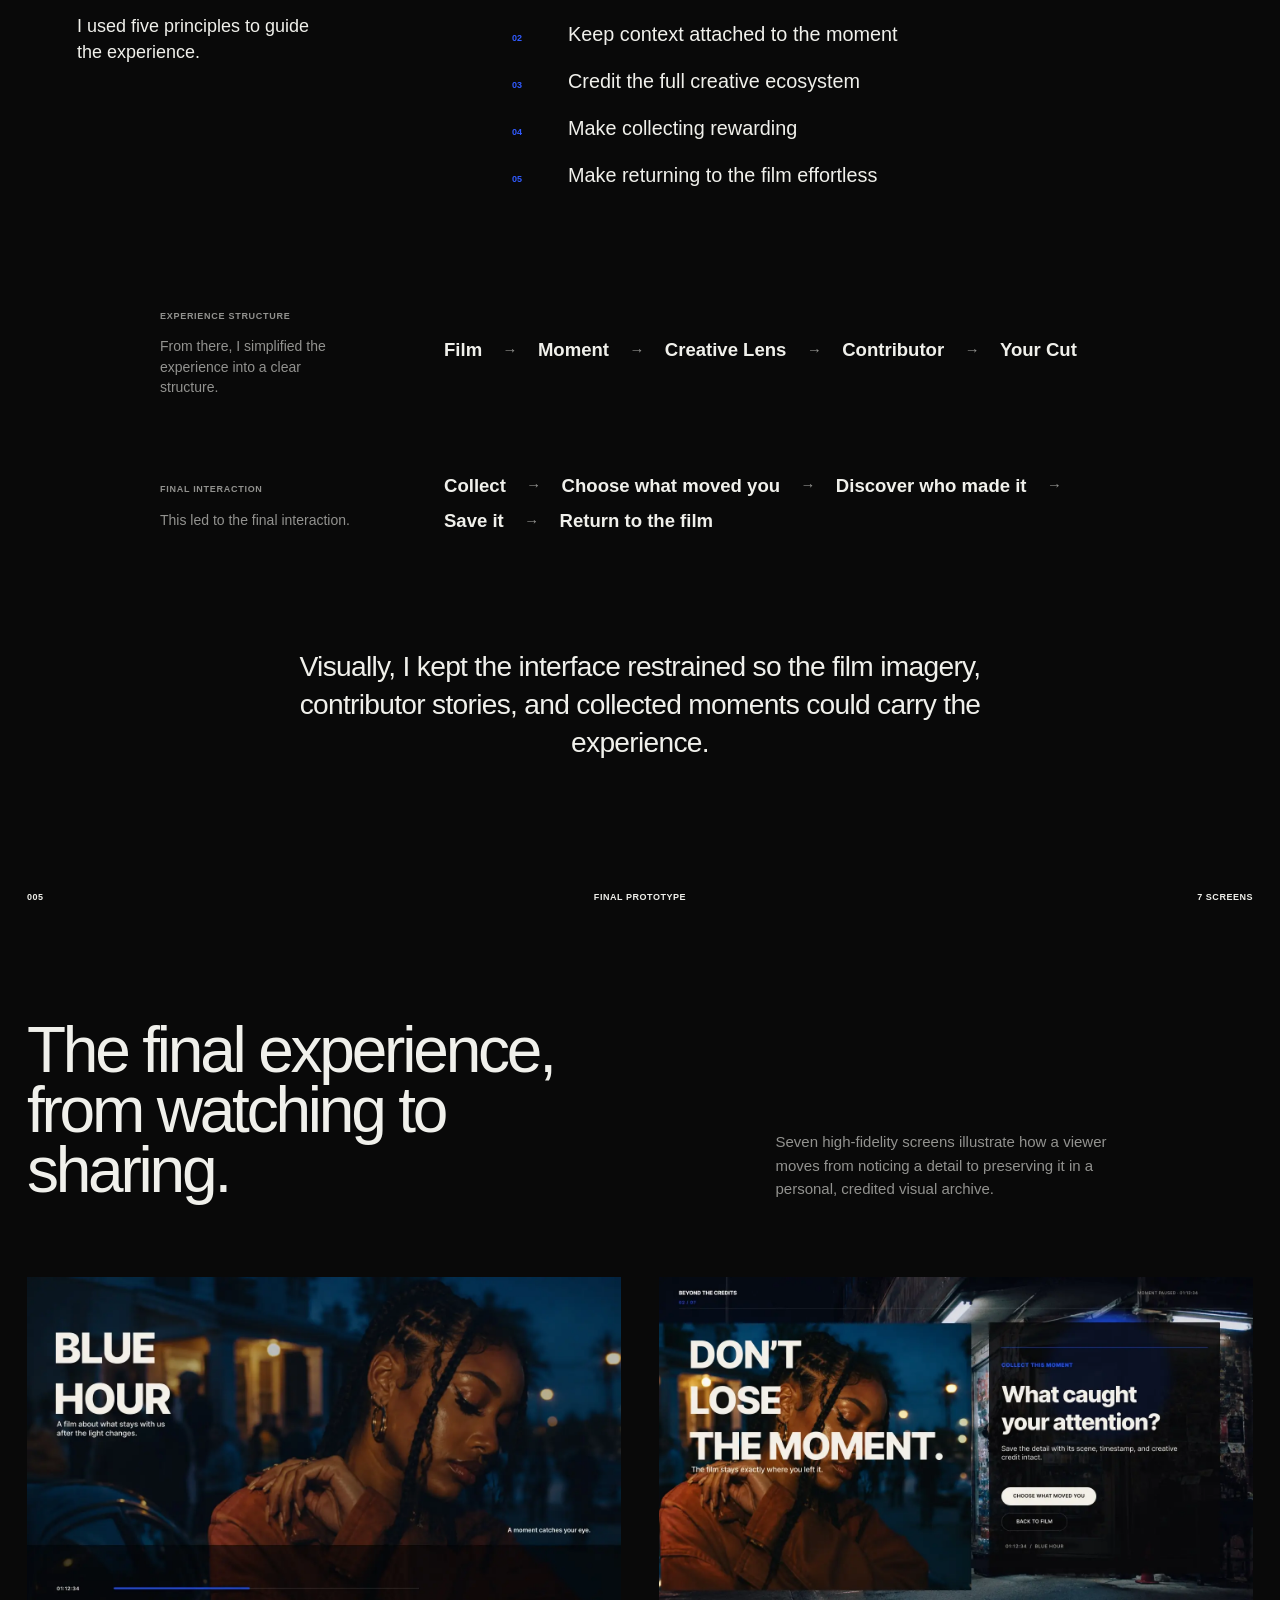
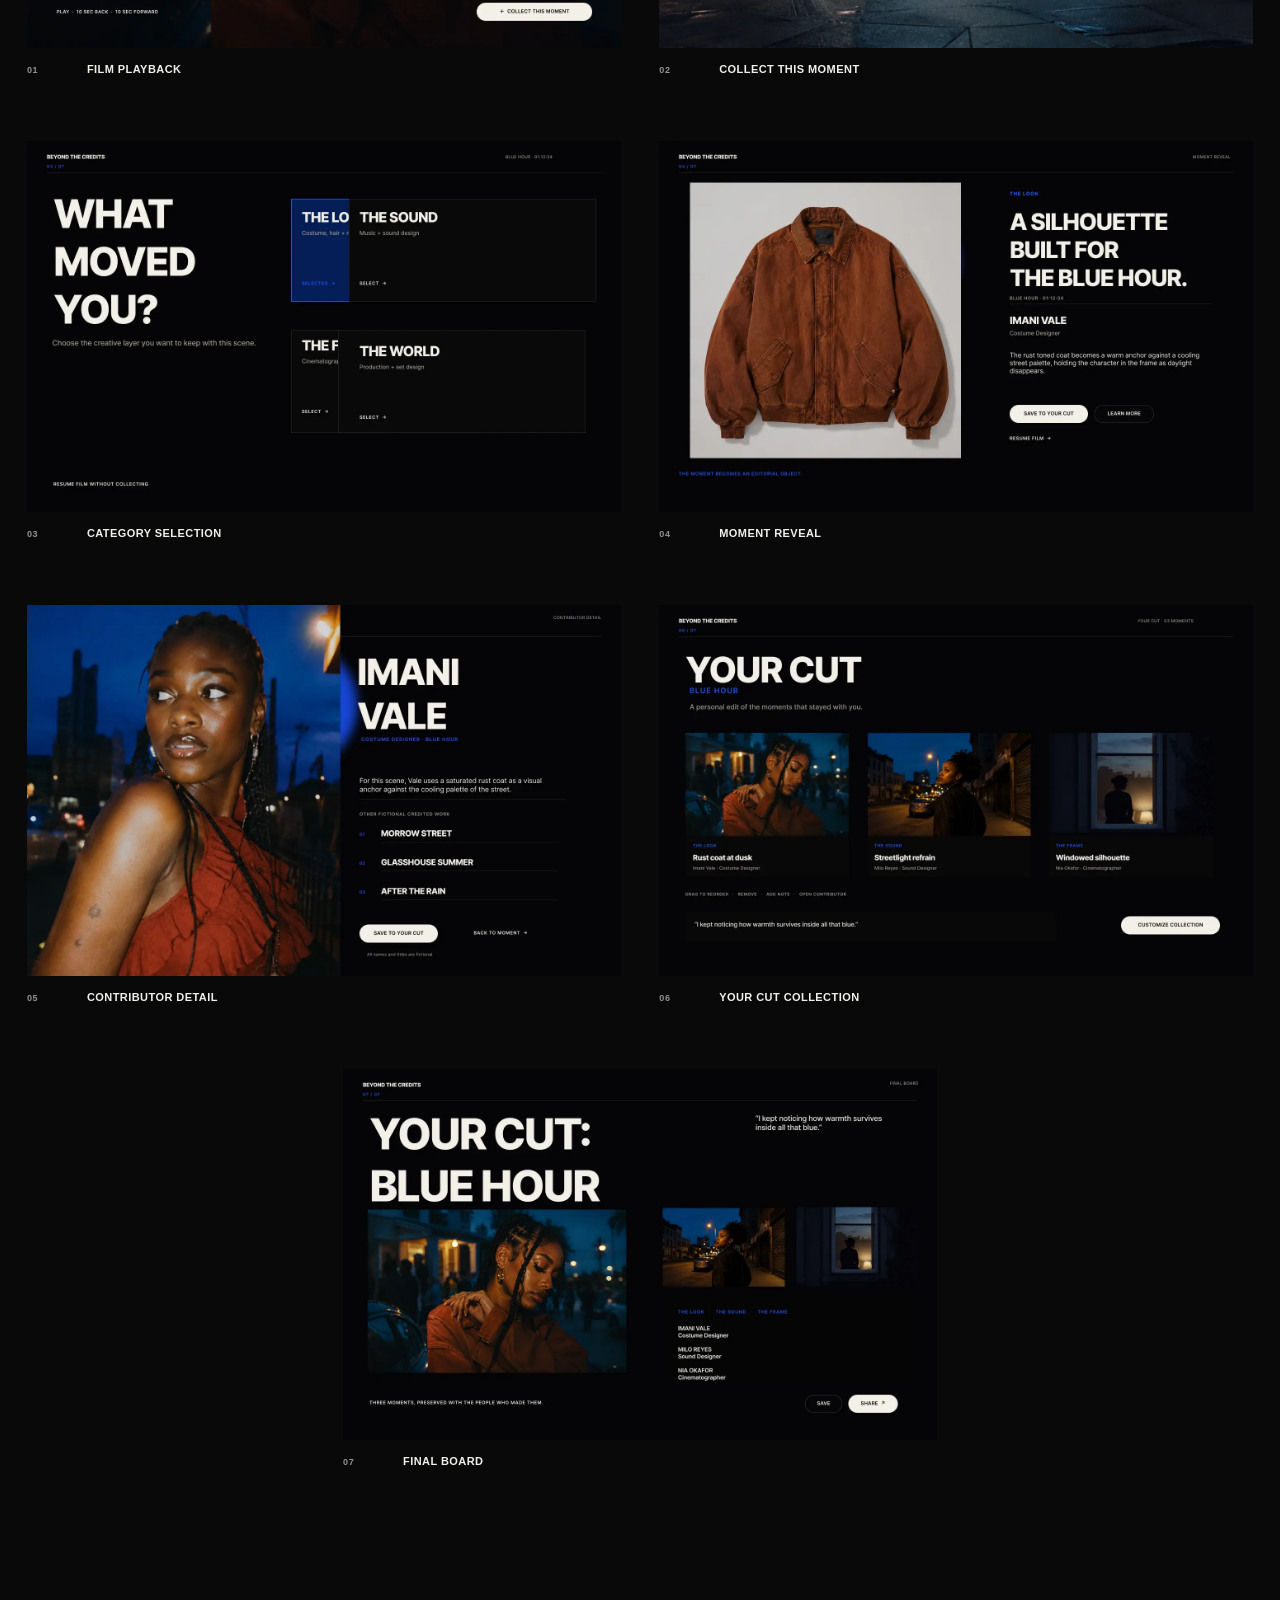
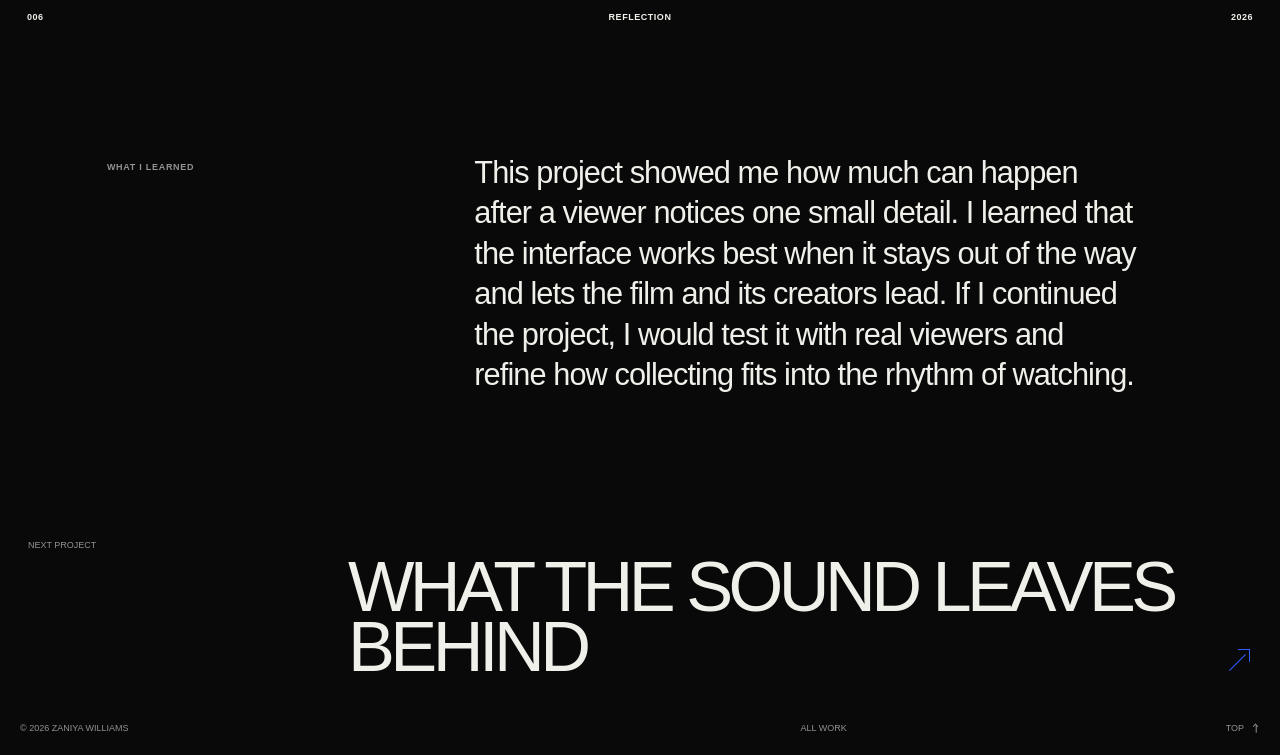
<file: work/study-004/index.html>
<!doctype html>
<html lang="en">
<head><meta charset="utf-8"><meta name="viewport" content="width=device-width, initial-scale=1"><meta name="theme-color" content="#090909"><meta name="description" content="Beyond the Credits, an interactive streaming experience concept by Zaniya Williams."><title>Beyond the Credits | Zaniya Williams</title><link rel="stylesheet" href="../../styles.css"><script src="../../script.js" defer></script></head>
<body class="project-page sound-project study-project beyond-project">
  <a class="skip-link" href="#overview">Skip to project overview</a>
  <header class="site-nav" id="top"><a class="wordmark" href="../../">Zaniya Williams</a><a href="../../#work">← Selected work</a><span>Project / 001</span></header>
  <main>
    <section class="project-hero"><div class="credits-atmosphere" aria-hidden="true"><span class="credits-flare flare-one"></span><span class="credits-flare flare-two"></span><span class="credits-flare flare-three"></span><span class="credits-flare flare-four"></span></div><div class="project-title"><p class="eyebrow">Interactive Streaming Experience Concept · 2026</p><h1>Beyond the Credits</h1><p class="premise">A streaming experience that lets viewers collect the looks, sounds, compositions, and environments that move them, then transforms those moments into a personal visual archive. Every creative contribution remains properly credited.</p></div><dl class="project-meta"><div><dt>Role</dt><dd>UX/UI Designer</dd></div><div><dt>Project type</dt><dd>Interactive Streaming Experience Concept</dd></div><div><dt>Technology</dt><dd>FigJam • Figma</dd></div><div><dt>Deliverables</dt><dd>Experience Concept · High-Fidelity Interface · Web Presentation</dd></div></dl></section>
    <section class="overview reveal" id="overview"><div class="index-band"><span>001</span><h2>Overview</h2><span>2026</span></div><div class="overview-grid"><h2>What if watching a film could become an act of collecting and creating?</h2><p class="overview-copy placeholder-copy">Beyond the Credits imagines a streaming experience where collecting a visual moment never separates it from its creative lineage. The project connects inspiration, discovery, and attribution so the people behind the frame remain part of the experience.</p></div><div class="overview-audience"><span>Intended audience</span><p>Visually curious viewers who notice costume, sound, cinematography, and production design while watching, and want to preserve those moments without losing their creative context.</p></div></section>
    <section class="problem-section reveal"><div class="index-band"><span>002</span><h2>The problem</h2><span>2026</span></div><div class="problem-layout"><div class="problem-lead"><h2>The problem</h2><p>Visually curious viewers already screenshot scenes, identify songs, search for clothing, and save references elsewhere. That process is fragmented:</p></div><ol class="problem-points"><li><span>01</span><p>The moment becomes separated from the film.</p></li><li><span>02</span><p>The creative contributor is often lost.</p></li><li><span>03</span><p>Inspiration becomes a camera roll full of unexplained screenshots.</p></li><li><span>04</span><p>Streaming remains consumption rather than creative participation.</p></li></ol></div></section>
    <section class="journey-section reveal"><div class="index-band"><span>003</span><h2>Interaction journey</h2><span>2026</span></div><div class="journey-content"><h2>From watching to a personal visual archive.</h2><ol class="journey-steps"><li><span>01</span><strong>Watch</strong></li><li><span>02</span><strong>Collect a moment</strong></li><li><span>03</span><strong>Choose what moved you</strong></li><li><span>04</span><strong>Reveal its creator</strong></li><li><span>05</span><strong>Add it to Your Cut</strong></li><li><span>06</span><strong>Arrange and share</strong></li></ol></div></section>
    <section class="design-approach reveal" aria-labelledby="approach-title">
      <div class="index-band"><span>004</span><h2 id="approach-title">Design approach</h2><span>2026</span></div>
      <div class="approach-content">
        <div class="approach-intro">
          <h2>Follow curiosity without leaving the film.</h2>
          <p>I designed Beyond the Credits around one goal: helping viewers follow their curiosity without leaving the film.</p>
        </div>
        <div class="approach-principles">
          <div><span>Five principles</span><p>I used five principles to guide the experience.</p></div>
          <ol>
            <li><span>01</span><strong>Protect immersion</strong></li>
            <li><span>02</span><strong>Keep context attached to the moment</strong></li>
            <li><span>03</span><strong>Credit the full creative ecosystem</strong></li>
            <li><span>04</span><strong>Make collecting rewarding</strong></li>
            <li><span>05</span><strong>Make returning to the film effortless</strong></li>
          </ol>
        </div>
        <div class="approach-flows">
          <div class="approach-flow-block">
            <div class="approach-flow-copy"><span>Experience structure</span><p>From there, I simplified the experience into a clear structure.</p></div>
            <ol class="approach-flow" aria-label="Film to Your Cut experience structure"><li>Film</li><li>Moment</li><li>Creative Lens</li><li>Contributor</li><li>Your Cut</li></ol>
          </div>
          <div class="approach-flow-block">
            <div class="approach-flow-copy"><span>Final interaction</span><p>This led to the final interaction.</p></div>
            <ol class="approach-flow" aria-label="Final collection interaction"><li>Collect</li><li>Choose what moved you</li><li>Discover who made it</li><li>Save it</li><li>Return to the film</li></ol>
          </div>
        </div>
        <p class="approach-closing">Visually, I kept the interface restrained so the film imagery, contributor stories, and collected moments could carry the experience.</p>
      </div>
    </section>
    <section class="prototype-gallery reveal" aria-labelledby="prototype-title">
      <div class="index-band"><span>005</span><h2 id="prototype-title">Final prototype</h2><span>7 screens</span></div>
      <div class="prototype-gallery-intro">
        <h2>The final experience, from watching to sharing.</h2>
        <p>Seven high-fidelity screens illustrate how a viewer moves from noticing a detail to preserving it in a personal, credited visual archive.</p>
      </div>
      <ol class="prototype-screens">
        <li>
          <figure><button class="prototype-screen-trigger" type="button" aria-label="Open Film playback in gallery"><img src="../../assets/beyond-the-credits/01-film-playback.webp" alt="Film playback screen for Blue Hour with a Collect This Moment action" loading="lazy" width="1440" height="900"></button><figcaption><span>01</span><strong>Film playback</strong></figcaption></figure>
        </li>
        <li>
          <figure><button class="prototype-screen-trigger" type="button" aria-label="Open Collect this moment in gallery"><img src="../../assets/beyond-the-credits/02-collect-this-moment.webp" alt="Paused film screen asking the viewer what caught their attention" loading="lazy" width="1440" height="900"></button><figcaption><span>02</span><strong>Collect this moment</strong></figcaption></figure>
        </li>
        <li>
          <figure><button class="prototype-screen-trigger" type="button" aria-label="Open Category selection in gallery"><img src="../../assets/beyond-the-credits/03-category-selection.webp" alt="Category selection screen with The Look, The Sound, The Frame, and The World" loading="lazy" width="1440" height="900"></button><figcaption><span>03</span><strong>Category selection</strong></figcaption></figure>
        </li>
        <li>
          <figure><button class="prototype-screen-trigger" type="button" aria-label="Open Moment reveal in gallery"><img src="../../assets/beyond-the-credits/04-moment-reveal.webp" alt="Moment reveal screen featuring the rust-toned coat and its creative credit" loading="lazy" width="1440" height="900"></button><figcaption><span>04</span><strong>Moment reveal</strong></figcaption></figure>
        </li>
        <li>
          <figure><button class="prototype-screen-trigger" type="button" aria-label="Open Contributor detail in gallery"><img src="../../assets/beyond-the-credits/05-contributor-detail.webp" alt="Contributor detail screen for fictional costume designer Imani Vale" loading="lazy" width="1440" height="900"></button><figcaption><span>05</span><strong>Contributor detail</strong></figcaption></figure>
        </li>
        <li>
          <figure><button class="prototype-screen-trigger" type="button" aria-label="Open Your Cut collection in gallery"><img src="../../assets/beyond-the-credits/06-your-cut-collection.webp" alt="Your Cut collection screen with three saved moments from Blue Hour" loading="lazy" width="1440" height="900"></button><figcaption><span>06</span><strong>Your Cut collection</strong></figcaption></figure>
        </li>
        <li>
          <figure><button class="prototype-screen-trigger" type="button" aria-label="Open Final board in gallery"><img src="../../assets/beyond-the-credits/07-final-board.webp" alt="Final Blue Hour board arranging three saved moments with their contributors" loading="lazy" width="1440" height="900"></button><figcaption><span>07</span><strong>Final board</strong></figcaption></figure>
        </li>
      </ol>
    </section>
    <section class="project-reflection reveal" aria-labelledby="reflection-title">
      <div class="index-band"><span>006</span><h2 id="reflection-title">Reflection</h2><span>2026</span></div>
      <div class="reflection-content">
        <span>What I learned</span>
        <p>This project showed me how much can happen after a viewer notices one small detail. I learned that the interface works best when it stays out of the way and lets the film and its creators lead. If I continued the project, I would test it with real viewers and refine how collecting fits into the rhythm of watching.</p>
      </div>
    </section>
    <section class="next-project"><span>Next project</span><a href="../what-the-sound-leaves-behind/">What the Sound Leaves Behind <span class="emblem emblem-ne" aria-hidden="true"></span></a></section>
  </main><footer class="footer"><span>© 2026 Zaniya Williams</span><a href="../../#work">All work</a><a href="#top">Top <span class="emblem emblem-n" aria-hidden="true"></span></a></footer>
</body></html>
</file>
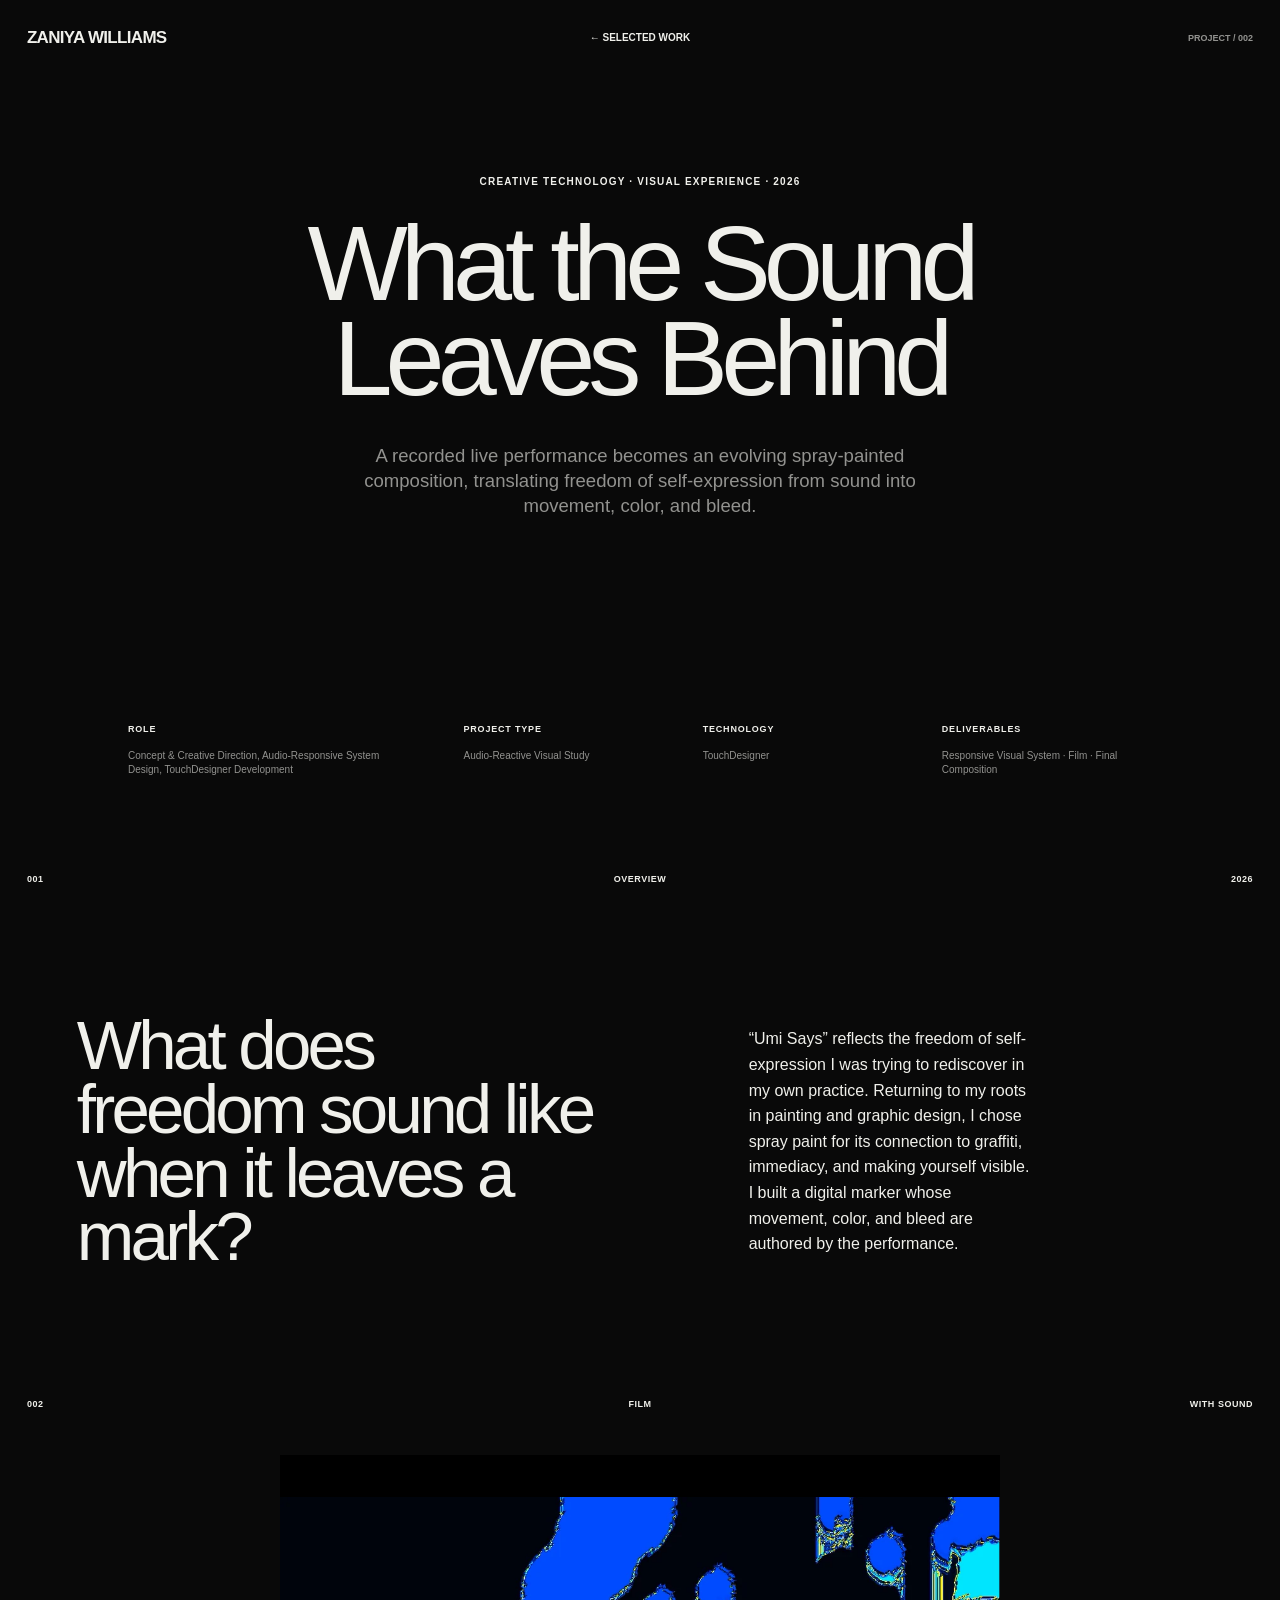
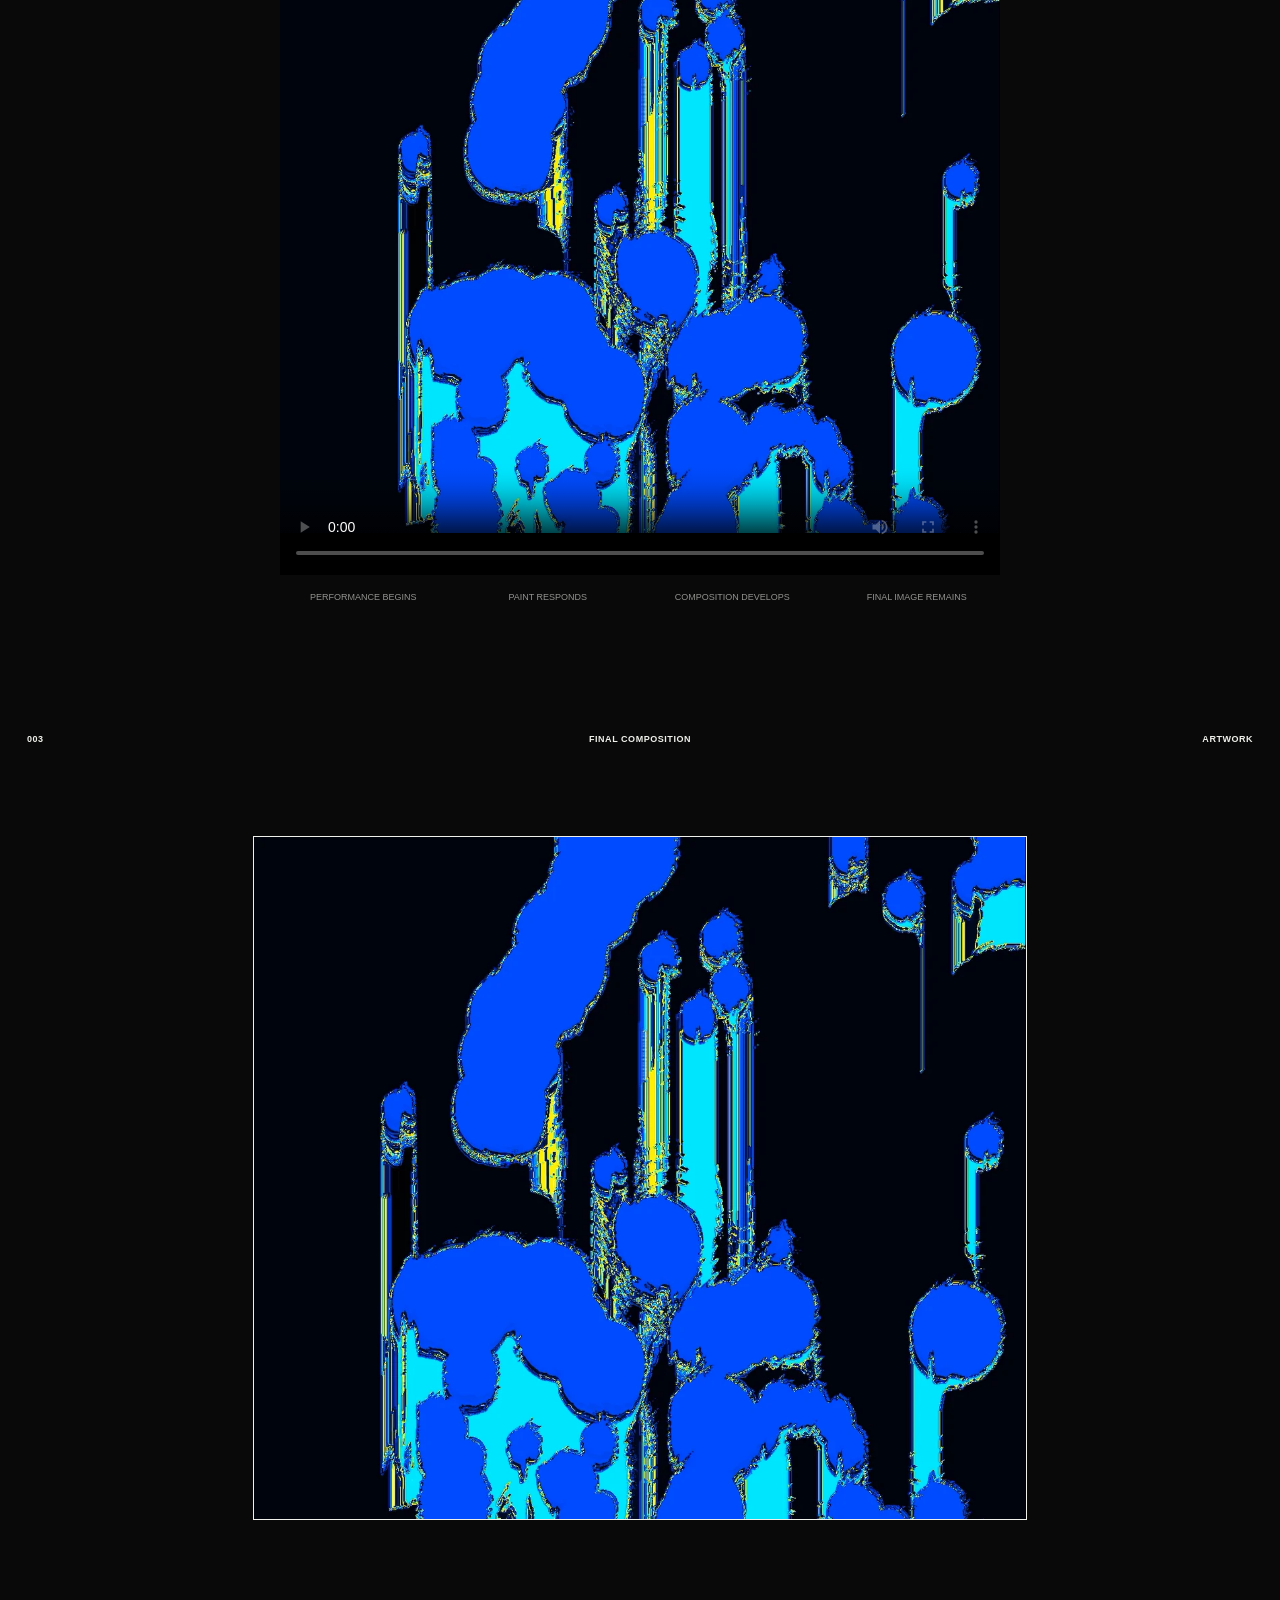
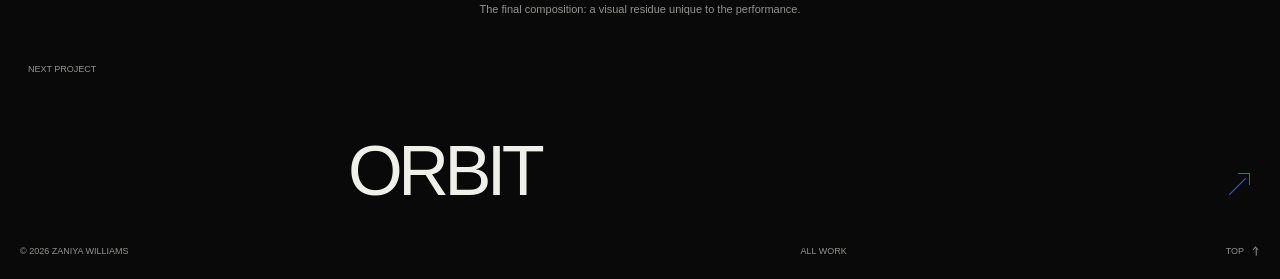
<file: work/what-the-sound-leaves-behind/index.html>
<!doctype html>
<html lang="en">
<head>
  <meta charset="utf-8"><meta name="viewport" content="width=device-width, initial-scale=1"><meta name="theme-color" content="#090909">
  <meta name="description" content="What the Sound Leaves Behind, an audio-reactive visual study by Zaniya Williams.">
  <title>What the Sound Leaves Behind | Zaniya Williams</title>
  <link rel="stylesheet" href="../../styles.css"><script src="../../script.js" defer></script>
</head>
<body class="project-page sound-project">
  <a class="skip-link" href="#overview">Skip to project overview</a>
  <header class="site-nav" id="top"><a class="wordmark" href="../../">Zaniya Williams</a><a href="../../#work">← Selected work</a><span>Project / 002</span></header>
  <main>
    <section class="project-hero">
      <div class="project-title"><p class="eyebrow">Creative Technology · Visual Experience · 2026</p><h1>What the Sound Leaves Behind</h1><p class="premise">A recorded live performance becomes an evolving spray-painted composition, translating freedom of self-expression from sound into movement, color, and bleed.</p></div>
      <dl class="project-meta"><div><dt>Role</dt><dd>Concept & Creative Direction, Audio-Responsive System Design, TouchDesigner Development</dd></div><div><dt>Project type</dt><dd>Audio-Reactive Visual Study</dd></div><div><dt>Technology</dt><dd>TouchDesigner</dd></div><div><dt>Deliverables</dt><dd>Responsive Visual System · Film · Final Composition</dd></div></dl>
    </section>
    <section class="overview reveal" id="overview"><div class="index-band"><span>001</span><h2>Overview</h2><span>2026</span></div><div class="overview-grid"><h2>What does freedom sound like when it leaves a mark?</h2><p class="overview-copy">“Umi Says” reflects the freedom of self-expression I was trying to rediscover in my own practice. Returning to my roots in painting and graphic design, I chose spray paint for its connection to graffiti, immediacy, and making yourself visible. I built a digital marker whose movement, color, and bleed are authored by the performance.</p></div></section>
    <section class="media-section reveal"><div class="index-band"><span>002</span><h2>Film</h2><span>With sound</span></div><div class="media-frame"><video controls preload="metadata" playsinline poster="../../assets/sound-leaves-behind/final-composition.webp"><source src="../../assets/sound-leaves-behind/film.mp4" type="video/mp4">Your browser does not support HTML video.</video></div><div class="sequence"><span>Performance begins</span><span>Paint responds</span><span>Composition develops</span><span>Final image remains</span></div></section>
    <figure class="artwork reveal"><div class="index-band"><span>003</span><h2>Final composition</h2><span>Artwork</span></div><div class="artwork-frame has-artwork"><img src="../../assets/sound-leaves-behind/final-composition.webp" alt="Final blue and cyan spray-painted composition on a black field" loading="lazy" decoding="async"></div><figcaption>The final composition: a visual residue unique to the performance.</figcaption></figure>
    <section class="next-project"><span>Next project</span><a href="../study-002/">Orbit <span class="emblem emblem-ne" aria-hidden="true"></span></a></section>
  </main>
  <footer class="footer"><span>© 2026 Zaniya Williams</span><a href="../../#work">All work</a><a href="#top">Top <span class="emblem emblem-n" aria-hidden="true"></span></a></footer>
</body>
</html>
</file>
<file: styles.css>
:root{--bg:#090909;--fg:#f0f0eb;--muted:#92928f;--line:rgba(240,240,235,.52);--soft-line:rgba(240,240,235,.18);--blue:#315bff;--display:Arial Black,Arial,Helvetica,sans-serif;--body:Arial,Helvetica,sans-serif;--pad:clamp(16px,2.1vw,32px)}
*{box-sizing:border-box}html{scroll-behavior:smooth;background:var(--bg)}body{margin:0;overflow-x:hidden;background:var(--bg);color:var(--fg);font-family:var(--body);line-height:1.35;-webkit-font-smoothing:antialiased}body:after{content:"";position:fixed;inset:0;z-index:99;pointer-events:none;opacity:.026;background-image:url("data:image/svg+xml,%3Csvg viewBox='0 0 180 180' xmlns='http://www.w3.org/2000/svg'%3E%3Cfilter id='n'%3E%3CfeTurbulence type='fractalNoise' baseFrequency='.9' numOctaves='3' stitchTiles='stitch'/%3E%3C/filter%3E%3Crect width='100%25' height='100%25' filter='url(%23n)' opacity='.7'/%3E%3C/svg%3E")}a{color:inherit;text-decoration:none}p,h1,h2,h3,figure{margin:0}ul{margin:0;padding:0;list-style:none}::selection{background:var(--blue);color:white}.shell{width:100%;border-color:var(--line)}.skip-link{position:fixed;top:-60px;left:16px;z-index:200;padding:11px 15px;background:var(--fg);color:var(--bg)}.skip-link:focus{top:16px}.site-nav{position:absolute;inset:0 0 auto;z-index:10;display:grid;grid-template-columns:1fr auto 1fr;align-items:center;min-height:76px;padding:0 var(--pad);font-size:11px;font-weight:700;text-transform:uppercase}.wordmark{font-size:17px;letter-spacing:-.04em}.site-nav nav{display:flex;gap:52px}.site-nav p{justify-self:end;color:var(--muted);font-size:9px;letter-spacing:.08em}.home-hero{position:relative;min-height:100svh;display:flex;flex-direction:column;justify-content:flex-end;padding:110px var(--pad) 28px;border-bottom:1px solid var(--line);isolation:isolate}.ambient-light{position:absolute;inset:0;z-index:-1;background:radial-gradient(ellipse at var(--mx,88%) var(--my,76%),rgba(49,91,255,.15),transparent 35%),radial-gradient(ellipse at 25% 13%,rgba(255,255,255,.08),transparent 34%);transition:background-position .2s ease}.hero-context{position:absolute;top:112px;right:var(--pad);display:grid;grid-template-columns:auto minmax(180px,320px);gap:34px;max-width:570px;color:var(--muted);font-size:10px;text-transform:uppercase;letter-spacing:.08em}.hero-context p{font-size:13px;letter-spacing:0;text-transform:none}.home-hero h1{display:flex;flex-direction:column;margin-left:-.06em;font-size:clamp(62px,10.8vw,174px);font-weight:400;line-height:.82;letter-spacing:-.068em;text-transform:uppercase}.home-hero h1 span:nth-child(2){margin-left:8vw}.home-hero h1 span:nth-child(3){margin-left:22vw}.explore-link{align-self:center;width:min(320px,56vw);margin-top:7vh;padding:12px 0;border-bottom:2px solid var(--fg);text-align:center;font-size:10px;font-weight:700;text-transform:uppercase}.index-band,.project-band,.section-band{display:grid;grid-template-columns:1fr 1fr 1fr;align-items:center;min-height:66px;padding:0 20px;border-bottom:1px solid var(--line);font-size:9px;font-weight:700;letter-spacing:.06em;text-transform:uppercase}.index-band h2,.index-band span:nth-child(2),.project-band span:nth-child(2),.section-band span:nth-child(2){justify-self:center;font:inherit}.index-band span:last-child,.project-band span:last-child,.section-band span:last-child{justify-self:end}.project-card{border-bottom:1px solid var(--line)}.project-layout{display:grid;grid-template-columns:2fr 1fr;min-height:min(74vw,820px)}.reverse .project-layout{grid-template-columns:1fr 2fr}.reverse .project-visual{order:2;border-right:0;border-left:1px solid var(--line)}.project-visual{position:relative;display:grid;place-items:center;overflow:hidden;min-height:620px;border-right:1px solid var(--line);isolation:isolate}.project-visual:before{content:"";position:absolute;inset:-5%;z-index:-2;transition:transform 1s cubic-bezier(.2,.8,.2,1),filter .6s ease}.project-visual:after{content:"";position:absolute;inset:0;z-index:-1;background:rgba(49,91,255,0);mix-blend-mode:color;transition:background .5s}.project-card:hover .project-visual:before{transform:scale(1.04)}.project-card:hover .project-visual:after{background:rgba(49,91,255,.18)}.visual-sound:before{background:radial-gradient(circle at 62% 42%,#344177 0,#131722 32%,#080808 71%)}.visual-study-four:before{background:linear-gradient(126deg,#080808 18%,#24262d 47%,#0e0e0f 48%,#171b2a 100%)}.visual-study-two:before{background:radial-gradient(ellipse at 24% 80%,#273463 0,#11141c 35%,#080808 72%)}.orb{width:min(27vw,350px);aspect-ratio:1;border:1px solid rgba(240,240,235,.18);border-radius:50%;box-shadow:0 0 86px rgba(49,91,255,.14)}.visual-note{position:absolute;font-size:8px;letter-spacing:.11em;text-transform:uppercase;color:var(--muted)}.tag{position:absolute;left:24px;bottom:24px;padding:7px 10px;border:1px solid var(--fg);font-size:9px;font-weight:700;text-transform:uppercase}.project-copy{display:flex;flex-direction:column;justify-content:space-between;padding:14vh var(--pad) 24px}.project-copy h3{max-width:10ch;font-family:var(--display);font-size:clamp(42px,5vw,80px);line-height:.83;letter-spacing:-.065em;text-transform:uppercase}.project-copy p{max-width:38ch;margin-top:28px;font-size:14px}.project-link{display:grid;grid-template-columns:1fr auto;align-items:end;padding-top:14px;border-top:1px solid var(--fg);font-size:10px;font-weight:700;text-transform:uppercase}.project-link span:last-child{font-size:18px;transition:transform .3s,color .3s}.project-link:hover span:last-child{transform:translate(5px,5px);color:var(--blue)}.about{border-bottom:1px solid var(--line)}.about-grid{display:grid;grid-template-columns:1.45fr 1fr .7fr;min-height:72vh}.about-grid>div{padding:12vh 24px 40px;border-right:1px solid var(--line)}.about-grid>div:last-child{border-right:0}.kicker{margin-bottom:7vh;color:var(--muted);font-size:9px;font-weight:700;letter-spacing:.1em;text-transform:uppercase}.about h2{max-width:12ch;font-size:clamp(42px,5.8vw,90px);font-weight:400;line-height:.91;letter-spacing:-.055em;text-transform:uppercase}.about-copy{display:flex;flex-direction:column;justify-content:space-between}.about-copy>p:first-child{max-width:39ch;font-size:18px;line-height:1.35}.rule-note{padding-top:18px;border-top:1px solid var(--soft-line);color:var(--muted);font-size:10px;text-transform:uppercase}.discipline-list li{padding:10px 0;border-bottom:1px solid var(--soft-line);font-size:11px;text-transform:uppercase}.contact{display:grid;grid-template-columns:2fr 1fr;min-height:68vh;border-bottom:1px solid var(--line)}.contact>div{padding:12vh var(--pad) 32px}.contact>div:first-child{border-right:1px solid var(--line)}.contact h2{max-width:14ch;font-size:clamp(48px,7vw,110px);font-weight:400;line-height:.88;letter-spacing:-.06em;text-transform:uppercase}.contact-actions{display:flex;flex-direction:column;justify-content:space-between}.contact-actions>a{padding-bottom:8px;border-bottom:1px solid var(--fg);font-size:clamp(16px,2vw,28px)}.contact-actions p{font-size:10px;text-transform:uppercase}.footer{display:grid;grid-template-columns:1fr 1fr 1fr;align-items:center;min-height:64px;padding:0 20px;color:var(--muted);font-size:9px;text-transform:uppercase}.footer span:nth-child(2){justify-self:center}.footer a{justify-self:end}.reveal{opacity:0;transform:translateY(18px);transition:opacity .8s cubic-bezier(.2,.8,.2,1),transform .8s cubic-bezier(.2,.8,.2,1)}.reveal.visible{opacity:1;transform:none}
/* Project pages */.project-page .site-nav{position:relative;border-bottom:1px solid var(--line)}.project-page .site-nav>a:nth-child(2){justify-self:center;font-size:10px;text-transform:uppercase}.project-page .site-nav>span{justify-self:end;color:var(--muted);font-size:9px;text-transform:uppercase}.project-hero{position:relative;min-height:calc(100svh - 76px);display:flex;flex-direction:column;justify-content:space-between;padding:13vh clamp(20px,10vw,170px) 5vh;border-bottom:1px solid var(--line);isolation:isolate}.project-hero:before{content:"";position:absolute;inset:0;z-index:-1;background:radial-gradient(ellipse at 50% 48%,rgba(240,240,235,.07),transparent 48%),radial-gradient(ellipse at 74% 42%,rgba(49,91,255,.07),transparent 38%)}.project-title{text-align:center}.eyebrow{margin-bottom:3vh;color:var(--fg);font-size:10px;font-weight:700;letter-spacing:.12em;text-transform:uppercase}.project-title h1{max-width:16ch;margin:0 auto;font-size:clamp(58px,8.3vw,142px);font-weight:400;line-height:.9;letter-spacing:-.065em}.premise{max-width:56ch;margin:5vh auto 0;color:var(--muted);font-size:clamp(16px,1.45vw,23px);line-height:1.35}.project-meta{display:grid;grid-template-columns:1.55fr 1fr 1fr 1.2fr;column-gap:clamp(40px,5vw,88px);padding:6vh 0 3vh}.project-meta dt{margin-bottom:14px;font-size:9px;font-weight:700;letter-spacing:.09em;text-transform:uppercase}.project-meta dd{margin:0;color:var(--muted);font-size:10px}.overview{border-bottom:1px solid var(--line)}.overview-grid{display:grid;grid-template-columns:1.45fr 1fr;min-height:76vh}.overview h2{display:flex;align-items:center;padding:7vh clamp(26px,6vw,96px);border-right:1px solid var(--line);font-size:clamp(48px,6.2vw,96px);font-weight:400;line-height:.92;letter-spacing:-.055em}.overview-copy{align-self:center;max-width:42ch;padding:7vh clamp(24px,4vw,64px);font-size:17px;line-height:1.55}.media-section{border-bottom:1px solid var(--line)}.media-frame{position:relative;display:grid;place-items:center;width:100%;aspect-ratio:16/9;overflow:hidden;background:radial-gradient(circle at 65% 43%,rgba(49,91,255,.38),#111523 27%,#060606 70%)}.media-frame:after{content:"";width:90px;aspect-ratio:1;border:1px solid var(--fg);border-radius:50%;background:linear-gradient(135deg,transparent 48%,rgba(49,91,255,.7));transition:transform .35s}.media-frame:hover:after{transform:scale(1.08)}.media-label{position:absolute;left:26px;bottom:28px;font-size:10px;font-weight:700;text-transform:uppercase}.sequence{display:grid;grid-template-columns:repeat(4,1fr);border-top:1px solid var(--line)}.sequence span{min-height:60px;padding:20px;border-right:1px solid var(--line);color:var(--muted);font-size:9px;text-transform:uppercase}.sequence span:last-child{border-right:0}.artwork{border-bottom:1px solid var(--line)}.artwork-frame{display:grid;place-items:center;min-height:92svh;background:radial-gradient(ellipse at center,rgba(49,91,255,.2),#080808 64%);color:var(--muted);font-size:9px;letter-spacing:.1em;text-transform:uppercase}.artwork figcaption{padding:20px 26px;border-top:1px solid var(--line);font-size:11px}.next-project{display:grid;grid-template-columns:1fr 2fr;min-height:54vh;border-bottom:1px solid var(--line)}.next-project>span{padding:28px;border-right:1px solid var(--line);color:var(--muted);font-size:9px;text-transform:uppercase}.next-project>a{display:flex;align-items:flex-end;justify-content:space-between;padding:8vh 28px 30px;font-size:clamp(50px,8vw,126px);line-height:.85;letter-spacing:-.065em;text-transform:uppercase}.next-project>a span{color:var(--blue);font-size:.42em}.placeholder-copy{color:var(--muted)}
@media(max-width:820px){.site-nav{grid-template-columns:1fr auto;min-height:64px;padding:0 16px}.site-nav nav{gap:20px}.site-nav p{display:none}.wordmark{font-size:13px}.home-hero{min-height:92svh;padding:100px 16px 22px}.hero-context{position:static;grid-template-columns:1fr;gap:12px;margin-bottom:auto}.hero-context p{max-width:34ch}.home-hero h1{font-size:clamp(54px,18vw,105px);line-height:.84}.home-hero h1 span:nth-child(2),.home-hero h1 span:nth-child(3){margin-left:0}.explore-link{align-self:stretch;width:auto}.index-band,.project-band,.section-band{min-height:56px;padding:0 12px}.project-layout,.reverse .project-layout{grid-template-columns:1fr}.reverse .project-visual{order:0;border-left:0}.project-visual{min-height:112vw;border-right:0;border-bottom:1px solid var(--line)}.orb{width:50vw}.project-copy{min-height:66vh;padding:10vh 18px 18px}.project-copy h3{font-size:clamp(48px,15vw,78px)}.about-grid{grid-template-columns:1fr}.about-grid>div{padding:10vh 18px 40px;border-right:0;border-bottom:1px solid var(--line)}.about-grid>div:last-child{border-bottom:0}.about-copy{gap:12vh}.contact{grid-template-columns:1fr}.contact>div{padding:10vh 18px 32px}.contact>div:first-child{border-right:0;border-bottom:1px solid var(--line)}.contact-actions{min-height:42vh}.footer{grid-template-columns:1fr auto;padding:0 12px}.footer span:nth-child(2){display:none}.project-page .site-nav{grid-template-columns:1fr auto}.project-page .site-nav>span{display:none}.project-hero{min-height:calc(100svh - 64px);padding:13vh 16px 28px}.project-title h1{font-size:clamp(52px,15vw,86px);line-height:.92}.eyebrow{font-size:8px}.premise{font-size:16px}.project-meta{grid-template-columns:1fr 1fr;gap:26px 20px;padding-top:8vh}.project-meta dt{margin-bottom:8px}.overview-grid{grid-template-columns:1fr;min-height:0}.overview h2{min-height:62vh;padding:8vh 16px;border-right:0;border-bottom:1px solid var(--line);font-size:clamp(48px,14vw,78px)}.overview-copy{min-height:52vh;padding:8vh 16px;display:flex;align-items:center}.media-frame{aspect-ratio:9/16;max-height:88svh}.sequence{grid-template-columns:1fr 1fr}.sequence span:nth-child(2){border-right:0}.sequence span:nth-child(-n+2){border-bottom:1px solid var(--line)}.artwork-frame{min-height:72svh}.next-project{grid-template-columns:1fr}.next-project>span{min-height:54px;padding:20px;border-right:0;border-bottom:1px solid var(--line)}.next-project>a{min-height:45vh;padding:8vh 16px 22px}}
@media(prefers-reduced-motion:reduce){html{scroll-behavior:auto}.reveal{opacity:1;transform:none;transition:none}.project-visual:before,.media-frame:after{transition:none}}

/* Refined navigation, about, contact, and emblem system */
.about-body{display:grid;grid-template-columns:minmax(320px,.9fr) minmax(0,1.1fr);align-items:start}
.about-body>figure{border-right:1px solid var(--line)}
.about-portrait{position:relative;min-height:0;aspect-ratio:4/5;overflow:hidden;background:#111}
.about-portrait img{position:absolute;inset:0;display:block;width:100%;height:100%;object-fit:cover;object-position:center center}
.about-copy{display:flex;flex-direction:column;justify-content:flex-start;gap:0;padding:clamp(48px,6vw,86px) clamp(24px,5vw,76px)}
.about-copy>h2{max-width:14ch;margin-bottom:clamp(44px,6vw,78px);font-size:clamp(42px,4.6vw,72px);font-weight:400;line-height:.91;letter-spacing:-.055em;text-transform:uppercase}
.about-bio{display:grid;gap:22px;max-width:48ch}
.about-bio p{font-size:16px;line-height:1.48}
.about-more{margin-top:6px}
.about-more summary{display:flex;align-items:center;justify-content:space-between;gap:20px;padding:15px 0;border-top:1px solid var(--soft-line);border-bottom:1px solid var(--soft-line);cursor:pointer;font-size:9px;font-weight:700;letter-spacing:.09em;text-transform:uppercase;list-style:none}
.about-more summary::-webkit-details-marker{display:none}
.about-more-icon{font-size:18px;font-weight:400;transition:transform .25s ease}
.about-more[open] .about-more-icon{transform:rotate(45deg)}
.about-more-copy{display:grid;gap:22px;padding:24px 0 8px}
.about-links{display:block;margin-top:clamp(38px,5vw,64px);padding-top:18px;border-top:1px solid var(--soft-line)}
.about-social{display:flex;flex-wrap:wrap;gap:24px}
.about-social a{display:inline-flex;align-items:center;gap:8px;font-size:10px;text-transform:uppercase}
.contact{min-height:52vh}
.contact>div{padding-top:8vh;padding-bottom:28px}
.contact-actions{gap:64px}
.contact-link{display:flex;align-items:center;justify-content:space-between;gap:12px;padding-bottom:8px;border-bottom:1px solid var(--fg);font-size:clamp(16px,2vw,28px)}
.social-links{display:flex;flex-wrap:wrap;gap:24px}
.social-links a{display:inline-flex;align-items:center;gap:8px;font-size:10px;text-transform:uppercase}
.footer{min-height:54px}
.footer.shell{grid-template-columns:1fr auto}
.footer a{display:inline-flex;align-items:center;gap:7px}
.emblem{position:relative;display:inline-block;flex:0 0 auto;width:1em;height:1em;color:currentColor;transform:rotate(0deg)}
.emblem:before{content:"";position:absolute;left:12%;top:50%;width:78%;height:1px;background:currentColor;transform:rotate(-45deg);transform-origin:center}
.emblem:after{content:"";position:absolute;right:7%;top:6%;width:38%;height:38%;border-top:1px solid currentColor;border-right:1px solid currentColor}
.emblem-se{transform:rotate(90deg)}
.emblem-n{transform:rotate(-45deg)}
.project-link:hover .emblem,.social-links a:hover .emblem,.contact-link:hover .emblem,.about-links a:hover .emblem{color:var(--blue)}
.project-side{display:grid;grid-template-rows:66px 1fr;min-width:0}
.project-side .project-copy{min-height:0}

@media(max-width:820px){
  .about-body{grid-template-columns:1fr}
  .about-body>figure{border-right:0;border-bottom:1px solid var(--line)}
  .about-portrait{min-height:0;aspect-ratio:4/5}
  .about-portrait img{object-position:center 44%}
  .about-copy{padding:48px 20px 44px}
  .about-copy>h2{margin-bottom:44px;font-size:clamp(44px,11.5vw,58px)}
  .about-links{margin-top:36px}
  .about-copy .rule-note{margin-top:44px}
  .contact{min-height:0}
  .contact>div{padding:8vh 18px 30px}
  .contact-actions{min-height:0;gap:72px}
  .contact-link{font-size:clamp(16px,5.4vw,24px)}
  .footer{min-height:52px}
}

/* Structural homepage card grid: identical source structure for every project */
.project-card .project-layout{
  display:grid;
  grid-template-rows:94px 1fr;
  height:clamp(520px,39.5vw,620px);
}
.project-card .project-band{grid-area:band;min-height:94px}
.project-card .project-visual{grid-area:visual;height:100%}
.project-card .project-copy{grid-area:copy;min-height:0}
.featured-project .project-layout,
.orbit-home-project .project-layout{
  grid-template-columns:3fr 2fr;
  grid-template-areas:"visual band" "visual copy";
}
.sound-home-project .project-layout{
  grid-template-columns:2fr 3fr;
  grid-template-areas:"band visual" "copy visual";
}

@media(max-width:820px){
  .project-card .project-layout,
  .featured-project .project-layout,
  .sound-home-project .project-layout,
  .orbit-home-project .project-layout{
    display:grid;
    grid-template-columns:1fr;
    grid-template-rows:56px auto auto;
    grid-template-areas:"band" "visual" "copy";
    height:auto;
    min-height:0;
  }
  .project-card .project-band{min-height:56px}
  .project-card .project-visual{
    width:100%;
    height:auto!important;
    min-height:0!important;
    aspect-ratio:8/5!important;
    border-right:0;
    border-left:0;
    border-bottom:1px solid var(--line);
  }
  .project-card .project-copy{
    width:100%;
    min-height:0;
    padding:54px 20px 20px;
  }
}

/* Safari phone corrections for the two remaining homepage cards */
@media(max-width:820px){
  .featured-project .project-link{margin-top:52px}
  .sound-home-project,
  .sound-home-project .project-layout,
  .sound-home-project .project-band,
  .sound-home-project .project-visual,
  .sound-home-project .project-copy{
    width:100%!important;
    max-width:none!important;
  }
  .sound-home-project .project-layout{
    display:grid!important;
    grid-template-columns:minmax(0,1fr)!important;
    grid-template-rows:56px auto auto!important;
    grid-template-areas:"band" "visual" "copy"!important;
  }
}

/* Finished artwork for What the Sound Leaves Behind */
.artwork-frame.has-artwork{display:block;min-height:0;background:#050505}
.artwork-frame.has-artwork img{display:block;width:100%;height:auto}

@media(max-width:820px){
  .project-side{grid-template-rows:56px 1fr}
}

/* Clean image field: global film grain removed */
body:after{display:none}

/* Homepage editorial grid direction */
.site-nav>p{display:block}
@media(max-width:820px){.site-nav>p{display:none}.home-hero h1{font-size:clamp(50px,16vw,78px)}}
.hero-context{display:block;width:min(320px,calc(100% - 32px))}
.ambient-light{
  overflow:hidden;
  background:
    radial-gradient(ellipse 38% 30% at var(--mx,78%) var(--my,28%),rgba(255,255,255,.075),transparent 72%),
    radial-gradient(ellipse 32% 22% at 17% 21%,rgba(255,255,255,.035),transparent 78%);
}
.ambient-light:before{
  content:"";
  position:absolute;
  width:min(54vw,780px);
  aspect-ratio:1.8;
  top:4%;
  right:-8%;
  border-radius:50%;
  background:radial-gradient(ellipse,rgba(255,255,255,.08),rgba(255,255,255,.02) 42%,transparent 72%);
  filter:blur(22px);
  animation:hero-light-sweep 16s ease-in-out infinite alternate;
}
.hero-refraction{
  position:absolute;
  display:block;
  pointer-events:none;
  border-radius:50%;
  background:radial-gradient(ellipse,rgba(255,255,255,.065),rgba(255,255,255,.018) 44%,transparent 73%);
  filter:blur(18px);
  mix-blend-mode:screen;
}
.refraction-one{
  top:8%;
  right:4%;
  width:min(44vw,640px);
  aspect-ratio:1.65;
  opacity:.42;
  animation:hero-crystal-one 17s ease-in-out infinite alternate;
}
.refraction-two{
  top:27%;
  left:28%;
  width:min(31vw,450px);
  aspect-ratio:2.2;
  opacity:.22;
  animation:hero-crystal-two 21s ease-in-out infinite alternate;
}
.refraction-three{
  top:7%;
  left:5%;
  width:min(24vw,340px);
  aspect-ratio:1.5;
  opacity:.17;
  animation:hero-crystal-three 19s ease-in-out infinite alternate;
}
@keyframes hero-light-sweep{to{transform:translate3d(-8vw,6vh,0) scale(1.08);opacity:.62}}
@keyframes hero-crystal-one{to{transform:translate3d(-4vw,5vh,0) scale(1.08);opacity:.26}}
@keyframes hero-crystal-two{to{transform:translate3d(5vw,-3vh,0) scale(.92);opacity:.3}}
@keyframes hero-crystal-three{to{transform:translate3d(3vw,5vh,0) scale(1.12);opacity:.24}}
@media(max-width:820px){
  .ambient-light{background:radial-gradient(ellipse 54% 25% at 78% 24%,rgba(255,255,255,.07),transparent 74%)}
  .refraction-one{top:14%;right:-14%;width:78vw;opacity:.3}
  .refraction-two{top:34%;left:22%;width:58vw;opacity:.16}
  .refraction-three{display:none}
}
@media(prefers-reduced-motion:reduce){
  .ambient-light:before,.hero-refraction{animation:none}
}
.home-hero h1 span:nth-child(2),.home-hero h1 span:nth-child(3){margin-left:0}
.project-side{grid-template-rows:94px 1fr}
.project-side .project-band{min-height:94px}
.project-visual:before,.project-visual:after{background:none}
.project-card:hover .project-visual:before{transform:none}
.project-card:hover .project-visual:after{background:none}
.project-visual .orb,.project-visual .visual-note{display:none}
.project-feature-image{position:absolute;inset:0;width:100%;height:100%;object-fit:cover;object-position:center;background:var(--bg)}
.project-feature-image~.tag{z-index:1}
.featured-project .project-layout{grid-template-columns:3fr 2fr;min-height:0}
.featured-project .project-visual{min-height:0;aspect-ratio:1147/1013}
.featured-project .project-feature-image{inset:0;width:100%;height:100%}
.featured-project .project-copy{padding-top:10vh}
.featured-project .project-copy h3{font-size:clamp(40px,4.4vw,68px)}
.featured-project.flagship-project .project-visual{aspect-ratio:8/5}
.sound-home-project.reverse .project-layout{grid-template-columns:2fr 3fr;min-height:0}
.sound-home-project .project-visual{min-height:0;aspect-ratio:8/5}
.orbit-home-project .project-layout{grid-template-columns:3fr 2fr;min-height:0}
.orbit-home-project .project-visual{min-height:0;aspect-ratio:8/5}
.project-card .project-layout{height:clamp(520px,39.5vw,620px)}
.project-card .project-visual{height:100%;aspect-ratio:auto!important}
.project-card .project-side{height:100%}
.sound-home-project .project-copy{padding-top:clamp(46px,5vh,62px)}
.sound-home-project .project-copy h3{font-size:clamp(40px,4.2vw,64px)}

@media(max-width:820px){
  .project-card .project-layout{height:auto}
  .project-card .project-visual,.project-card .project-side{height:auto}
  .project-side{grid-template-rows:56px 1fr}
  .project-side .project-band{min-height:56px}
  .featured-project .project-layout{display:flex;flex-direction:column;min-height:0}
  .featured-project .project-side{display:contents}
  .featured-project .project-band{order:1}
  .featured-project .project-visual{order:2;min-height:0;aspect-ratio:1147/1013}
  .featured-project .project-feature-image{inset:0;width:100%;height:100%}
  .featured-project .project-copy{order:3;min-height:420px;padding:54px 20px 20px}
  .featured-project .project-copy h3{font-size:clamp(46px,12.5vw,58px)}
  .featured-project .tag{left:18px;bottom:18px}
  .featured-project.flagship-project .project-visual{aspect-ratio:8/5}
  .sound-home-project .project-layout{display:flex;flex-direction:column;min-height:0}
  .sound-home-project .project-side{display:contents}
  .sound-home-project .project-band{order:1}
  .sound-home-project .project-visual{order:2;min-height:0;aspect-ratio:8/5}
  .sound-home-project .project-copy{order:3;min-height:0;padding:54px 20px 20px}
  .orbit-home-project .project-layout{display:flex;flex-direction:column;min-height:0}
  .orbit-home-project .project-side{display:contents}
  .orbit-home-project .project-band{order:1}
  .orbit-home-project .project-visual{order:2;min-height:0;aspect-ratio:8/5}
  .orbit-home-project .project-copy{order:3;min-height:0;padding:54px 20px 20px}
  .orbit-home-project .project-visual{min-height:0;aspect-ratio:8/5}
}

/* Desktop scroll cursor */
.scroll-cursor{display:none}
@media(hover:hover) and (pointer:fine){
  .scroll-cursor{
    position:fixed;
    left:0;
    top:0;
    z-index:80;
    display:block;
    width:120px;
    height:120px;
    pointer-events:none;
    opacity:0;
    transform:translate3d(-50%,-50%,0) scale(.82);
    transition:opacity .22s ease,transform .22s ease;
    color:var(--fg);
  }
  .scroll-cursor.is-visible{opacity:1;transform:translate3d(-50%,-50%,0) scale(1)}
  .scroll-cursor svg{display:block;width:100%;height:100%;overflow:visible}
  .scroll-cursor text{fill:currentColor;font:700 7px var(--body);letter-spacing:1.2px;text-transform:uppercase}
  .scroll-cursor-ring{transform-origin:60px 60px;animation:scroll-ring-spin 12s linear infinite}
  .scroll-cursor-arrow{fill:none;stroke:currentColor;stroke-width:1.5;stroke-linecap:square;stroke-linejoin:miter}
}
@keyframes scroll-ring-spin{to{transform:rotate(360deg)}}

/* What the Sound Leaves Behind: refined editorial pacing */
.sound-project,
.sound-project:after{background-image:none!important}
.sound-project,
.sound-project main,
.sound-project .project-hero,
.sound-project .overview,
.sound-project .media-section,
.sound-project .artwork,
.sound-project .artwork-frame.has-artwork,
.sound-project .next-project,
.sound-project .footer{background-color:var(--bg)}
.sound-project .project-hero:before{display:none}
.sound-project .project-hero{
  min-height:calc(94svh - 76px);
  padding-top:11vh;
  padding-bottom:6vh;
}
.beyond-project .project-hero{overflow:hidden}
.beyond-project .project-title,
.beyond-project .project-meta{position:relative;z-index:2}
.credits-atmosphere{
  position:absolute;
  inset:0;
  z-index:1;
  overflow:hidden;
  pointer-events:none;
}
.credits-atmosphere:before{
  content:"";
  position:absolute;
  inset:8% 4% 18%;
  background:
    radial-gradient(ellipse at 38% 42%,rgba(255,255,255,.055),transparent 34%),
    radial-gradient(ellipse at 70% 34%,rgba(255,255,255,.035),transparent 29%);
  opacity:.7;
  animation:credits-haze 18s ease-in-out infinite alternate;
}
.credits-flare{
  --drift-x:18px;
  --drift-y:-12px;
  --mid-x:7px;
  --mid-y:-5px;
  position:absolute;
  width:clamp(170px,24vw,380px);
  aspect-ratio:1;
  border-radius:50%;
  background:radial-gradient(circle,rgba(255,255,255,.32) 0 1px,rgba(255,255,255,.13) 2px,rgba(255,255,255,.045) 13%,transparent 58%);
  opacity:.09;
  mix-blend-mode:screen;
  animation:credits-flash 14s cubic-bezier(.22,.7,.2,1) infinite;
}
.credits-flare:before,
.credits-flare:after{
  content:"";
  position:absolute;
  left:50%;
  top:50%;
  transform:translate(-50%,-50%);
  background:linear-gradient(90deg,transparent,rgba(255,255,255,.17),transparent);
}
.credits-flare:before{width:78%;height:1px}
.credits-flare:after{width:1px;height:78%;background:linear-gradient(180deg,transparent,rgba(255,255,255,.13),transparent)}
.flare-one{left:7%;top:17%;animation-delay:-2s}
.flare-two{right:5%;top:7%;width:clamp(130px,19vw,300px);--drift-x:-22px;--drift-y:15px;--mid-x:-9px;--mid-y:6px;animation-duration:17s;animation-delay:-9s}
.flare-three{left:39%;bottom:8%;width:clamp(120px,17vw,270px);--drift-x:14px;--drift-y:-20px;--mid-x:6px;--mid-y:-8px;animation-duration:19s;animation-delay:-13s}
.flare-four{right:27%;top:39%;width:clamp(90px,13vw,210px);--drift-x:-12px;--drift-y:-10px;--mid-x:-5px;--mid-y:-4px;animation-duration:12s;animation-delay:-5s}
@keyframes credits-flash{
  0%,18%,100%{opacity:.055;transform:translate3d(0,0,0) scale(.78)}
  21%{opacity:.18;transform:translate3d(0,0,0) scale(.9)}
  23%{opacity:.52;transform:translate3d(var(--mid-x),var(--mid-y),0) scale(1.02)}
  25%{opacity:.12;transform:translate3d(var(--mid-x),var(--mid-y),0) scale(.94)}
  29%{opacity:.28;transform:translate3d(var(--mid-x),var(--mid-y),0) scale(1)}
  38%,72%{opacity:.07;transform:translate3d(var(--drift-x),var(--drift-y),0) scale(.86)}
}
@keyframes credits-haze{to{opacity:1;transform:translate3d(1.5%,-1%,0) scale(1.04)}}
.sound-project .project-title h1{max-width:15ch}
.sound-project .premise{margin-top:4vh}
.sound-project .project-meta{padding-top:8vh;padding-bottom:0}
.sound-project .overview-grid{
  grid-template-columns:1.15fr 1fr;
  min-height:0;
}
.sound-project .overview h2{
  padding:clamp(72px,8vw,118px) clamp(28px,6vw,96px);
  font-size:clamp(48px,5.4vw,82px);
}
.sound-project .overview-copy{
  max-width:46ch;
  padding:clamp(72px,8vw,118px) clamp(32px,5vw,80px);
  font-size:clamp(16px,1.2vw,19px);
  line-height:1.6;
}
.overview-audience{
  display:grid;
  grid-template-columns:.55fr 1.45fr;
  gap:clamp(48px,8vw,130px);
  width:min(1120px,100%);
  margin:0 auto;
  padding:clamp(26px,3vw,44px) var(--pad) clamp(64px,7vw,104px);
}
.overview-audience span{
  padding-top:5px;
  color:var(--muted);
  font-size:9px;
  font-weight:700;
  letter-spacing:.08em;
  text-transform:uppercase;
}
.overview-audience p{max-width:48ch;font-size:clamp(16px,1.3vw,20px);line-height:1.55}
.sound-project .media-section{
  padding:0 var(--pad) clamp(64px,8vw,112px);
}
.sound-project .media-section .index-band{
  padding-left:0;
  padding-right:0;
  border:0;
}
.sound-project .overview>.index-band,
.sound-project .problem-section>.index-band,
.sound-project .experience-section>.index-band,
.sound-project .journey-section>.index-band{
  padding:0 var(--pad);
  border:0;
}
.sound-project .overview>.index-band h2{
  min-height:0;
  padding:0;
  border:0;
  font:inherit;
  letter-spacing:.06em;
}
.problem-section,.experience-section,.journey-section{background:var(--bg)}
.problem-layout{padding:clamp(68px,7vw,108px) var(--pad)}
.problem-lead{
  display:grid;
  grid-template-columns:.8fr 1.2fr;
  align-items:end;
  gap:clamp(40px,8vw,140px);
}
.problem-lead h2{
  font-size:clamp(50px,5.6vw,88px);
  font-weight:400;
  line-height:.9;
  letter-spacing:-.055em;
  text-transform:uppercase;
}
.problem-lead p{
  max-width:48ch;
  font-size:clamp(16px,1.3vw,20px);
  line-height:1.55;
}
.problem-points{
  display:grid;
  grid-template-columns:repeat(4,1fr);
  gap:clamp(20px,3vw,52px);
  margin-top:clamp(70px,8vw,120px);
  list-style:none;
}
.problem-points li{padding-top:18px;border-top:1px solid var(--soft-line)}
.problem-points span{
  display:block;
  margin-bottom:32px;
  color:var(--muted);
  font-size:9px;
  font-weight:700;
  letter-spacing:.08em;
}
.problem-points p{max-width:27ch;font-size:clamp(14px,1vw,16px);line-height:1.45}
.journey-content{padding:clamp(64px,7vw,104px) var(--pad)}
.journey-content>h2{
  max-width:17ch;
  font-size:clamp(40px,4.8vw,74px);
  font-weight:400;
  line-height:.94;
  letter-spacing:-.05em;
}
.journey-steps{
  display:grid;
  grid-template-columns:repeat(6,1fr);
  gap:0;
  margin-top:clamp(64px,7vw,100px);
  list-style:none;
}
.journey-steps li{
  position:relative;
  display:grid;
  grid-template-rows:auto minmax(48px,auto);
  min-width:0;
  padding-right:clamp(18px,2.4vw,42px);
}
.journey-steps li:not(:last-child):after{
  content:"→";
  position:absolute;
  top:auto;
  bottom:0;
  right:clamp(5px,.8vw,14px);
  display:flex;
  align-items:center;
  height:48px;
  color:var(--muted);
  font-size:18px;
  font-weight:400;
}
.journey-steps span{
  display:block;
  margin-bottom:16px;
  color:var(--muted);
  font-size:9px;
  font-weight:700;
  letter-spacing:.08em;
}
.journey-steps strong{
  display:flex;
  align-items:center;
  min-height:48px;
  max-width:15ch;
  font-size:clamp(13px,1vw,16px);
  line-height:1.25;
}
.design-approach{background:var(--bg)}
.design-approach>.index-band{padding:0 var(--pad);border:0}
.approach-content{
  width:min(1180px,100%);
  margin:0 auto;
  padding:clamp(68px,7vw,104px) var(--pad) clamp(78px,8vw,124px);
}
.approach-intro{
  display:grid;
  grid-template-columns:1.2fr .8fr;
  align-items:end;
  gap:clamp(48px,7vw,110px);
}
.approach-intro h2{
  max-width:13ch;
  font-size:clamp(48px,5vw,76px);
  font-weight:400;
  line-height:.92;
  letter-spacing:-.055em;
}
.approach-intro p{
  max-width:44ch;
  font-size:clamp(16px,1.25vw,19px);
  line-height:1.55;
}
.approach-principles{
  display:grid;
  grid-template-columns:.65fr 1.35fr;
  gap:clamp(48px,8vw,120px);
  margin-top:clamp(72px,8vw,112px);
}
.approach-principles>div>span,
.approach-flow-copy span{
  color:var(--muted);
  font-size:9px;
  font-weight:700;
  letter-spacing:.08em;
  text-transform:uppercase;
}
.approach-principles>div p{max-width:25ch;margin-top:16px;font-size:18px;line-height:1.45}
.approach-principles ol{
  display:grid;
  grid-template-columns:1fr;
  gap:22px;
  margin:0;
  padding:0;
  list-style:none;
}
.approach-principles li{display:grid;grid-template-columns:42px 1fr;gap:14px;align-items:baseline}
.approach-principles li span{
  color:var(--blue);
  font-size:9px;
  font-weight:700;
}
.approach-principles li strong{display:block;max-width:30ch;font-size:clamp(17px,1.55vw,22px);font-weight:400;line-height:1.25}
.approach-flows{
  display:grid;
  gap:clamp(50px,6vw,78px);
  max-width:960px;
  margin:clamp(84px,9vw,128px) auto 0;
}
.approach-flow-block{
  display:grid;
  grid-template-columns:220px 1fr;
  gap:clamp(36px,5vw,72px);
  align-items:center;
}
.approach-flow-copy p{max-width:25ch;margin-top:12px;color:var(--muted);font-size:14px;line-height:1.45}
.approach-flow{
  display:flex;
  flex-wrap:wrap;
  align-items:center;
  gap:12px 0;
  margin:0;
  padding:0;
  list-style:none;
}
.approach-flow li{
  display:flex;
  align-items:center;
  font-size:clamp(16px,1.45vw,21px);
  font-weight:700;
  line-height:1.25;
}
.approach-flow li:not(:last-child):after{
  content:"→";
  margin:0 clamp(12px,1.6vw,24px);
  color:var(--muted);
  font-size:.8em;
  font-weight:400;
}
.approach-closing{
  max-width:47ch;
  margin:clamp(84px,9vw,128px) auto 0;
  font-size:clamp(22px,2.2vw,32px);
  line-height:1.35;
  letter-spacing:-.025em;
  text-align:center;
}
.prototype-gallery{background:var(--bg)}
.prototype-gallery>.index-band{padding:0 var(--pad);border:0}
.prototype-gallery-intro{
  display:grid;
  grid-template-columns:1.15fr .85fr;
  align-items:end;
  gap:clamp(48px,8vw,140px);
  padding:clamp(64px,7vw,104px) var(--pad) clamp(54px,6vw,88px);
}
.prototype-gallery-intro h2{
  max-width:16ch;
  font-size:clamp(42px,5vw,76px);
  font-weight:400;
  line-height:.94;
  letter-spacing:-.05em;
}
.prototype-gallery-intro p{
  max-width:45ch;
  color:var(--muted);
  font-size:clamp(15px,1.15vw,18px);
  line-height:1.55;
}
.prototype-screens{
  display:grid;
  grid-template-columns:repeat(2,minmax(0,1fr));
  gap:clamp(48px,5vw,76px) clamp(24px,3vw,44px);
  margin:0;
  padding:0 var(--pad) clamp(72px,9vw,140px);
  list-style:none;
}
.prototype-screens>li:last-child{
  grid-column:1/-1;
  justify-self:center;
  width:calc(50% - clamp(12px,1.5vw,22px));
}
.prototype-screens figure{margin:0}
.prototype-screen-trigger{
  position:relative;
  display:block;
  width:100%;
  margin:0;
  padding:0;
  overflow:hidden;
  border:0;
  background:#000;
  color:var(--fg);
  cursor:zoom-in;
  text-align:left;
}
.prototype-screen-trigger:after{
  content:"Open sequence →";
  position:absolute;
  right:14px;
  bottom:14px;
  padding:8px 10px;
  background:rgba(0,0,0,.78);
  color:var(--fg);
  font:700 9px var(--body);
  letter-spacing:.05em;
  text-transform:uppercase;
  opacity:0;
  transform:translateY(5px);
  transition:opacity .25s ease,transform .25s ease;
}
.prototype-screen-trigger:hover:after,
.prototype-screen-trigger:focus-visible:after{opacity:1;transform:none}
.prototype-screen-trigger:focus-visible{outline:2px solid var(--blue);outline-offset:4px}
.prototype-screens img{
  display:block;
  width:100%;
  height:auto;
  aspect-ratio:8/5;
  object-fit:contain;
  background:#000;
}
.prototype-screens figcaption{
  display:grid;
  grid-template-columns:44px 1fr;
  gap:16px;
  align-items:baseline;
  padding-top:14px;
  text-transform:uppercase;
}
.prototype-screens figcaption span{
  color:var(--muted);
  font-size:9px;
  font-weight:700;
  letter-spacing:.08em;
}
.prototype-screens figcaption strong{
  font-size:11px;
  font-weight:700;
  letter-spacing:.04em;
}
.prototype-lightbox{
  width:100vw;
  max-width:none;
  height:100dvh;
  max-height:none;
  margin:0;
  padding:clamp(18px,2.5vw,38px);
  border:0;
  background:#050505;
  color:var(--fg);
  overflow:hidden;
}
.prototype-lightbox[open]{display:grid;grid-template-rows:auto minmax(0,1fr) auto;gap:18px}
.prototype-lightbox::backdrop{background:rgba(0,0,0,.96)}
.prototype-lightbox-close{
  justify-self:end;
  padding:8px 0;
  border:0;
  background:transparent;
  color:var(--fg);
  font:700 10px var(--body);
  letter-spacing:.06em;
  text-transform:uppercase;
  cursor:pointer;
}
.prototype-lightbox-stage{
  display:grid;
  grid-template-columns:44px minmax(0,1fr) 44px;
  gap:clamp(12px,2vw,30px);
  align-items:center;
  min-height:0;
}
.prototype-lightbox-image{
  display:grid;
  place-items:center;
  min-width:0;
  min-height:0;
  padding:0;
  border:0;
  background:transparent;
  cursor:e-resize;
}
.prototype-lightbox-image img{
  display:block;
  width:auto;
  max-width:100%;
  height:auto;
  max-height:calc(100dvh - 150px);
  object-fit:contain;
}
.prototype-lightbox-nav{
  display:grid;
  place-items:center;
  width:44px;
  height:44px;
  padding:0;
  border:1px solid var(--soft-line);
  border-radius:50%;
  background:transparent;
  color:var(--fg);
  font-size:18px;
  cursor:pointer;
}
.prototype-lightbox-nav:hover,
.prototype-lightbox-nav:focus-visible{border-color:var(--fg);outline:0}
.prototype-lightbox-meta{
  display:grid;
  grid-template-columns:auto 1fr auto;
  gap:20px;
  align-items:baseline;
  width:min(1200px,calc(100vw - 160px));
  margin:0 auto;
  font-size:10px;
  text-transform:uppercase;
}
.prototype-lightbox-count,
.prototype-lightbox-hint{color:var(--muted);letter-spacing:.06em}
.prototype-lightbox-title{font-size:11px}
.project-reflection{background:var(--bg)}
.project-reflection>.index-band{padding:0 var(--pad);border:0}
.reflection-content{
  display:grid;
  grid-template-columns:.55fr 1.45fr;
  gap:clamp(48px,8vw,130px);
  width:min(1120px,100%);
  margin:0 auto;
  padding:clamp(70px,8vw,112px) var(--pad) clamp(82px,9vw,132px);
}
.reflection-content>span{
  padding-top:8px;
  color:var(--muted);
  font-size:9px;
  font-weight:700;
  letter-spacing:.08em;
  text-transform:uppercase;
}
.reflection-content p{
  max-width:39ch;
  font-size:clamp(23px,2.4vw,36px);
  line-height:1.32;
  letter-spacing:-.03em;
}
.particle-project .project-title h1{max-width:12ch}
.particle-deck{
  max-width:31ch;
  margin:4vh auto 0;
  font-size:clamp(22px,2.5vw,36px);
  line-height:1.18;
  letter-spacing:-.035em;
}
.particle-project .premise{max-width:66ch;margin-top:3vh;font-size:clamp(15px,1.15vw,18px)}
.particle-section{background:var(--bg)}
.particle-section>.index-band{padding:0 var(--pad);border:0}
.translation-content,
.process-content,
.development-content,
.final-content{
  width:min(1180px,100%);
  margin:0 auto;
  padding:clamp(68px,7vw,104px) var(--pad) clamp(78px,8vw,124px);
}
.translation-content>h2,
.development-content>h2,
.final-content>h2{
  max-width:15ch;
  font-size:clamp(46px,5vw,76px);
  font-weight:400;
  line-height:.93;
  letter-spacing:-.052em;
}
.particle-flow{
  display:grid;
  grid-template-columns:repeat(5,minmax(0,1fr));
  gap:clamp(30px,5vw,70px);
  margin:clamp(60px,7vw,96px) 0 0;
  padding:0;
  list-style:none;
}
.particle-flow li{position:relative;display:grid;gap:14px;align-content:start;min-width:0}
.particle-flow li:not(:last-child):after{
  content:"→";
  position:absolute;
  top:25px;
  right:clamp(-35px,-2.5vw,-15px);
  color:var(--muted);
  font-size:17px;
  font-weight:400;
}
.particle-flow span,
.process-steps span{
  color:var(--blue);
  font-size:9px;
  font-weight:700;
  letter-spacing:.08em;
}
.particle-flow strong{font-size:clamp(15px,1.3vw,19px);line-height:1.25}
.translation-copy,
.final-copy{
  max-width:49ch;
  margin:clamp(62px,7vw,100px) 0 0 auto;
  font-size:clamp(16px,1.3vw,20px);
  line-height:1.58;
}
.particle-lead{
  display:grid;
  grid-template-columns:1.15fr .85fr;
  align-items:end;
  gap:clamp(48px,8vw,130px);
}
.particle-lead h2{
  max-width:14ch;
  font-size:clamp(46px,5vw,76px);
  font-weight:400;
  line-height:.93;
  letter-spacing:-.052em;
}
.particle-lead p{max-width:34ch;font-size:clamp(16px,1.3vw,20px);line-height:1.5}
.process-steps{
  display:grid;
  grid-template-columns:repeat(3,minmax(0,1fr));
  gap:clamp(28px,4vw,58px) clamp(22px,3vw,44px);
  margin:clamp(66px,7vw,100px) 0 0;
  padding:0;
  list-style:none;
}
.process-steps li{display:grid;grid-template-columns:34px 1fr;gap:10px;align-items:start}
.process-steps span{padding-top:4px}
.process-steps strong{max-width:24ch;font-size:clamp(15px,1.2vw,18px);font-weight:400;line-height:1.4}
.evidence-placeholder{
  display:flex;
  flex-direction:column;
  justify-content:space-between;
  padding:22px;
  background:#101010;
  color:var(--muted);
}
.evidence-placeholder span{
  font-size:9px;
  font-weight:700;
  letter-spacing:.08em;
  text-transform:uppercase;
}
.evidence-placeholder strong{
  align-self:center;
  margin:auto;
  font-size:10px;
  letter-spacing:.07em;
  text-align:center;
  text-transform:uppercase;
}
.network-placeholder{min-height:clamp(240px,30vw,420px);margin-top:clamp(64px,7vw,96px)}
.development-layout{
  display:grid;
  grid-template-columns:1fr 1fr;
  gap:clamp(48px,8vw,130px);
  align-items:end;
  margin-top:clamp(62px,7vw,96px);
}
.particle-label{
  color:var(--muted);
  font-size:9px;
  font-weight:700;
  letter-spacing:.08em;
  text-transform:uppercase;
}
.development-variables{
  display:grid;
  grid-template-columns:1fr 1fr;
  gap:13px 24px;
  margin:28px 0 0;
  padding:0;
  list-style:none;
}
.development-variables li{font-size:14px;line-height:1.35}
.development-layout>p{max-width:42ch;font-size:clamp(16px,1.3vw,20px);line-height:1.55}
.development-placeholder{min-height:clamp(220px,26vw,360px);margin-top:clamp(64px,7vw,96px)}
.final-video-placeholder{width:min(960px,100%);aspect-ratio:16/9;margin:clamp(62px,7vw,96px) auto 0}
.final-frame-grid{
  display:grid;
  grid-template-columns:1fr 1fr;
  gap:clamp(24px,3vw,44px);
  margin-top:clamp(34px,4vw,56px);
}
.final-frame-grid .evidence-placeholder{aspect-ratio:8/5}
.final-frame-grid .evidence-placeholder:last-child{grid-column:1/-1;justify-self:center;width:calc(50% - 22px)}
.particle-project .project-reflection{background:var(--bg)}
.orbit-project .project-hero{min-height:0;padding-top:10vh;padding-bottom:5vh}
.orbit-project .project-title h1{max-width:10ch}
.orbit-video-frame{overflow:hidden;background:#000}
.orbit-video-frame video{display:block;width:100%;height:100%;object-fit:contain;background:#000}
.orbit-project .project-meta{padding-top:clamp(52px,6vw,84px)}
.orbit-section{background:var(--bg)}
.orbit-section>.index-band{padding:0 var(--pad);border:0}
.orbit-content{
  width:min(1180px,100%);
  margin:0 auto;
  padding:clamp(68px,7vw,104px) var(--pad) clamp(78px,8vw,124px);
}
.orbit-lead{
  display:grid;
  grid-template-columns:1.1fr .9fr;
  align-items:end;
  gap:clamp(48px,8vw,130px);
}
.orbit-lead h2,
.orbit-section-title{
  max-width:15ch;
  font-size:clamp(46px,5vw,76px);
  font-weight:400;
  line-height:.93;
  letter-spacing:-.052em;
}
.orbit-lead p{max-width:46ch;font-size:clamp(16px,1.25vw,19px);line-height:1.58}
.orbit-media-grid{
  display:grid;
  grid-template-columns:1fr 1fr;
  gap:clamp(24px,3vw,44px);
  width:min(1180px,100%);
  margin-left:auto;
  margin-right:auto;
}
.orbit-media-grid .evidence-placeholder{aspect-ratio:8/5}
.orbit-stage-gallery{
  display:grid;
  grid-template-columns:1fr 1fr;
  gap:clamp(24px,3vw,44px);
  margin-top:clamp(66px,7vw,104px);
}
.orbit-stage-image{min-width:0}
.orbit-stage-media{
  display:grid;
  place-items:center;
  position:relative;
  aspect-ratio:4/3;
  overflow:hidden;
  background:#050505;
}
.orbit-stage-media img{
  display:block;
  position:absolute;
  inset:0;
  width:100%;
  height:100%;
  min-width:0;
  min-height:0;
  object-fit:contain;
  object-position:center;
}
.orbit-stage-image figcaption{
  display:flex;
  justify-content:space-between;
  gap:24px;
  padding-top:16px;
}
.orbit-stage-image figcaption span,
.orbit-stage-image figcaption strong{
  font-size:9px;
  font-weight:700;
  line-height:1.35;
  letter-spacing:.08em;
  text-transform:uppercase;
}
.orbit-stage-image figcaption span{color:var(--blue);white-space:nowrap}
.orbit-stage-image figcaption strong{max-width:32ch;text-align:right}
.orbit-stage-image:last-child{grid-column:1/-1;justify-self:center;width:calc(50% - 22px)}
.translation-source-credit{
  margin-top:24px;
  color:var(--muted);
  font-size:10px;
  line-height:1.5;
}
.orbit-build-steps{grid-template-columns:repeat(3,minmax(0,1fr))}
.system-evidence{
  display:grid;
  grid-template-columns:1fr;
  gap:clamp(42px,5vw,72px);
  margin-top:clamp(66px,7vw,104px);
}
.system-media-frame{overflow:hidden;background:#191c20}
.system-media-frame img{display:block;width:100%;height:auto}
.system-media-figure figcaption{
  display:flex;
  justify-content:space-between;
  gap:24px;
  padding-top:16px;
}
.system-media-figure figcaption span,
.system-media-figure figcaption strong{
  font-size:9px;
  font-weight:700;
  line-height:1.35;
  letter-spacing:.08em;
  text-transform:uppercase;
}
.system-media-figure figcaption span{color:var(--blue)}
.system-media-figure figcaption strong{text-align:right}
.system-sequence-wrap{margin-top:clamp(66px,7vw,104px)}
.system-flow{grid-template-columns:repeat(6,minmax(0,1fr));gap:clamp(24px,3.5vw,52px);margin-top:30px}
.orbit-kicker{
  display:block;
  margin-bottom:24px;
  color:var(--blue);
  font-size:9px;
  font-weight:700;
  letter-spacing:.08em;
  text-transform:uppercase;
}
.motion-study-layout{
  display:grid;
  grid-template-columns:1.1fr .9fr;
  align-items:end;
  gap:clamp(48px,8vw,130px);
}
.motion-study-heading h2,
.treatment-intro h2{
  max-width:15ch;
  font-size:clamp(46px,5vw,76px);
  font-weight:400;
  line-height:.93;
  letter-spacing:-.052em;
}
.motion-study-copy{
  max-width:46ch;
  font-size:clamp(16px,1.25vw,19px);
  line-height:1.58;
}
.motion-path{
  display:grid;
  grid-template-columns:repeat(4,minmax(0,1fr));
  gap:clamp(28px,4vw,64px);
  margin:clamp(62px,7vw,100px) 0 0;
  padding:0;
  list-style:none;
}
.motion-path li{position:relative;min-width:0}
.motion-path li:not(:last-child):after{
  content:"→";
  position:absolute;
  top:24px;
  right:calc(clamp(28px,4vw,64px) / -1 + 8px);
  color:var(--blue);
  font-size:14px;
}
.motion-path span{
  display:block;
  margin-bottom:18px;
  color:var(--blue);
  font-size:9px;
  font-weight:700;
}
.motion-path strong{display:block;font-size:clamp(20px,2vw,28px);font-weight:500;line-height:1}
.motion-path p{max-width:20ch;margin-top:12px;color:var(--muted);font-size:13px;line-height:1.45}
.treatment-panel{
  display:grid;
  grid-template-columns:.85fr 1.15fr;
  gap:clamp(52px,8vw,120px);
  padding:clamp(42px,5vw,72px);
  background:#0c0c0c;
}
.treatment-intro p{max-width:40ch;margin-top:34px;font-size:16px;line-height:1.58}
.treatment-decisions{display:grid;gap:30px;margin:0}
.treatment-decisions>div{display:grid;grid-template-columns:minmax(150px,.8fr) 1.2fr;gap:28px;align-items:start}
.treatment-decisions dt{display:grid;grid-template-columns:28px 1fr;gap:10px}
.treatment-decisions dt span{color:var(--blue);font-size:9px;font-weight:700;padding-top:4px}
.treatment-decisions dt strong{font-size:16px;font-weight:500;line-height:1.25}
.treatment-decisions dd{margin:0;color:var(--muted);font-size:14px;line-height:1.5}
.final-output-section .final-video-placeholder{
  width:min(760px,100%);
  aspect-ratio:1;
  margin-top:clamp(62px,7vw,96px);
}
.orbit-project .final-copy{
  max-width:52ch;
  margin:clamp(44px,5vw,72px) auto 0;
  text-align:center;
}
.reflection-copy p+ p{margin-top:28px}
.orbit-project .reflection-copy p{max-width:43ch;font-size:clamp(20px,2vw,30px)}
.orbit-project .reflection-copy p:last-child{color:var(--muted);font-size:clamp(17px,1.5vw,22px)}
.sound-project .artwork .index-band{padding:0 var(--pad);border:0}
.sound-project .media-frame{
  width:min(720px,78vw);
  aspect-ratio:1;
  min-height:0;
  margin:18px auto 0;
  background:#111;
}
.sound-project .media-frame:after{display:none}
.sound-project .media-frame video{display:block;width:100%;height:100%;object-fit:contain;background:#000}
.sound-project .media-label{
  inset:0;
  display:grid;
  place-items:center;
  color:var(--muted);
  text-align:center;
}
.sound-project .sequence{
  width:min(720px,78vw);
  margin:0 auto;
  border:0;
  gap:18px;
}
.sound-project .sequence span{
  min-height:0;
  padding:16px 0 0;
  border:0;
  text-align:center;
}
.sound-project .artwork-frame.has-artwork{
  display:grid;
  place-items:center;
  min-height:0;
  padding:clamp(40px,5vw,76px) var(--pad);
  background:#090909;
}
.sound-project .artwork-frame.has-artwork img{
  width:auto;
  max-width:min(980px,74vw);
  max-height:76vh;
  object-fit:contain;
  border:1px solid var(--fg);
}
.sound-project .artwork figcaption{
  display:flex;
  justify-content:center;
  width:min(980px,74vw);
  margin:0 auto;
  padding:18px 0;
  color:var(--muted);
  border:0;
  text-align:center;
}
.sound-project .next-project{
  grid-template-columns:1fr 3fr;
  min-height:190px;
}
.sound-project .next-project>a{
  padding:36px 28px 24px;
  font-size:clamp(44px,5.5vw,84px);
}
.sound-project .site-nav,
.sound-project .project-hero,
.sound-project .overview,
.sound-project .overview h2,
.sound-project .media-section,
.sound-project .artwork,
.sound-project .next-project,
.sound-project .next-project>span,
.sound-project .footer{
  border:0;
}

@media(max-width:820px){
  .sound-project .project-hero{
    min-height:calc(100svh - 64px);
    padding-top:11vh;
    padding-bottom:30px;
  }
  .credits-flare{opacity:.06;width:58vw}
  .flare-one{left:-18%;top:19%}
  .flare-two{right:-23%;top:8%}
  .flare-three{left:31%;bottom:15%;width:45vw}
  .flare-four{display:none}
  .sound-project .project-meta{padding-top:7vh}
  .sound-project .overview-grid{grid-template-columns:1fr;min-height:0}
  .sound-project .overview h2{
    min-height:0;
    padding:64px 18px;
    font-size:clamp(46px,13vw,72px);
  }
  .sound-project .overview-copy{
    min-height:0;
    max-width:none;
    padding:56px 18px 64px;
  }
  .overview-audience{
    grid-template-columns:1fr;
    gap:18px;
    padding:4px 18px 64px;
  }
  .overview-audience span{padding-top:0}
  .overview-audience p{font-size:16px}
  .particle-deck{margin-top:30px;font-size:23px}
  .particle-project .premise{margin-top:24px;font-size:16px}
  .particle-section>.index-band{padding:0 12px}
  .translation-content,
  .process-content,
  .development-content,
  .final-content{padding:56px 18px 76px}
  .translation-content>h2,
  .development-content>h2,
  .final-content>h2{font-size:clamp(44px,12vw,62px)}
  .particle-flow{grid-template-columns:1fr;gap:26px;margin-top:52px}
  .particle-flow li{grid-template-columns:32px 1fr;gap:10px;align-items:center}
  .particle-flow li:not(:last-child):after{content:"↓";top:28px;right:auto;left:3px}
  .particle-flow strong{font-size:18px}
  .translation-copy,
  .final-copy{margin-top:58px;font-size:17px}
  .particle-lead{grid-template-columns:1fr;gap:28px}
  .particle-lead h2{font-size:clamp(44px,12vw,62px)}
  .particle-lead p{font-size:17px}
  .process-steps{grid-template-columns:1fr;gap:22px;margin-top:52px}
  .process-steps strong{max-width:none;font-size:16px}
  .network-placeholder{min-height:220px;margin-top:58px}
  .development-layout{grid-template-columns:1fr;gap:44px;margin-top:52px}
  .development-variables{gap:12px 18px;margin-top:24px}
  .development-layout>p{font-size:17px}
  .development-placeholder{min-height:210px;margin-top:58px}
  .final-video-placeholder{margin-top:52px}
  .final-frame-grid{grid-template-columns:1fr;gap:20px;margin-top:20px}
  .final-frame-grid .evidence-placeholder:last-child{grid-column:auto;width:auto}
  .evidence-placeholder{padding:16px}
  .orbit-project .project-hero{padding-top:9vh}
  .orbit-section>.index-band{padding:0 12px}
  .orbit-content{padding:56px 18px 76px}
  .orbit-lead{grid-template-columns:1fr;gap:30px}
  .orbit-lead h2,
  .orbit-section-title{font-size:clamp(44px,12vw,62px)}
  .orbit-lead p{font-size:17px}
  .orbit-media-grid{grid-template-columns:1fr;gap:20px}
  .orbit-stage-gallery{grid-template-columns:1fr;gap:20px;margin-top:58px}
  .orbit-stage-image:last-child{grid-column:auto;width:auto}
  .orbit-stage-image figcaption{gap:16px;padding-top:12px}
  .orbit-build-steps{grid-template-columns:1fr}
  .system-evidence{grid-template-columns:1fr;gap:34px;margin-top:58px}
  .system-media-figure figcaption{gap:16px;padding-top:12px}
  .system-sequence-wrap{margin-top:58px}
  .system-flow{grid-template-columns:1fr;gap:26px;margin-top:28px}
  .motion-study-layout{grid-template-columns:1fr;gap:30px}
  .motion-study-heading h2,
  .treatment-intro h2{font-size:clamp(44px,12vw,62px)}
  .motion-study-copy{font-size:17px}
  .motion-path{grid-template-columns:1fr 1fr;gap:38px 24px;margin-top:58px}
  .motion-path li:not(:last-child):after{display:none}
  .motion-path p{max-width:22ch}
  .treatment-panel{grid-template-columns:1fr;gap:48px;padding:34px 24px}
  .treatment-intro p{margin-top:28px;font-size:16px}
  .treatment-decisions{gap:28px}
  .treatment-decisions>div{grid-template-columns:1fr;gap:10px}
  .treatment-decisions dd{padding-left:38px}
  .orbit-project .reflection-copy p{font-size:22px}
  .orbit-project .reflection-copy p:last-child{font-size:18px}
  .sound-project .overview>.index-band,
  .sound-project .problem-section>.index-band,
  .sound-project .experience-section>.index-band,
  .sound-project .journey-section>.index-band{padding:0 12px}
  .problem-layout{padding:56px 18px 68px}
  .problem-lead{grid-template-columns:1fr;gap:34px}
  .problem-lead h2{font-size:clamp(46px,13vw,68px)}
  .problem-lead p{font-size:17px}
  .problem-points{grid-template-columns:1fr;gap:0;margin-top:56px}
  .problem-points li{
    display:grid;
    grid-template-columns:42px 1fr;
    gap:12px;
    padding:20px 0;
  }
  .problem-points span{margin:2px 0 0}
  .problem-points p{max-width:none;font-size:15px}
  .journey-content{padding:56px 18px 64px}
  .journey-content>h2{font-size:clamp(42px,12vw,62px)}
  .journey-steps{
    grid-template-columns:1fr 1fr;
    gap:38px 24px;
    margin-top:56px;
  }
  .journey-steps li{display:block;padding:0}
  .journey-steps li:not(:last-child):after{display:none}
  .journey-steps span{margin-bottom:12px}
  .journey-steps strong{font-size:15px}
  .design-approach>.index-band{padding:0 12px}
  .approach-content{padding:56px 18px 76px}
  .approach-intro{grid-template-columns:1fr;gap:30px}
  .approach-intro h2{font-size:clamp(46px,13vw,68px)}
  .approach-intro p{font-size:17px}
  .approach-principles{grid-template-columns:1fr;gap:36px;margin-top:64px}
  .approach-principles>div p{font-size:17px}
  .approach-principles ol{gap:22px}
  .approach-principles li{grid-template-columns:34px 1fr;gap:10px;align-items:start}
  .approach-principles li span{margin-top:4px}
  .approach-principles li strong{max-width:none;font-size:18px}
  .approach-flows{gap:52px;margin-top:72px}
  .approach-flow-block{grid-template-columns:1fr;gap:24px}
  .approach-flow-copy p{font-size:15px}
  .approach-flow{display:block}
  .approach-flow li{font-size:17px}
  .approach-flow li+li{margin-top:16px}
  .approach-flow li:not(:last-child):after{content:"↓";margin-left:12px}
  .approach-closing{margin-top:72px;font-size:22px;text-align:left}
  .prototype-gallery>.index-band{padding:0 12px}
  .prototype-gallery-intro{
    grid-template-columns:1fr;
    gap:28px;
    padding:56px 18px 48px;
  }
  .prototype-gallery-intro h2{font-size:clamp(42px,12vw,62px)}
  .prototype-gallery-intro p{font-size:16px}
  .prototype-screens{grid-template-columns:1fr;gap:40px;padding:0 12px 72px}
  .prototype-screens>li:last-child{grid-column:auto;width:auto}
  .prototype-screens figcaption{grid-template-columns:32px 1fr;gap:8px;padding:12px 6px 0}
  .prototype-screen-trigger:after{display:none}
  .prototype-lightbox{padding:14px 10px}
  .prototype-lightbox[open]{gap:12px}
  .prototype-lightbox-stage{grid-template-columns:32px minmax(0,1fr) 32px;gap:6px}
  .prototype-lightbox-nav{width:32px;height:32px;font-size:14px}
  .prototype-lightbox-image img{max-height:calc(100dvh - 170px)}
  .prototype-lightbox-meta{
    grid-template-columns:auto 1fr;
    gap:8px 14px;
    width:100%;
    padding:0 4px;
  }
  .prototype-lightbox-hint{grid-column:1/-1}
  .project-reflection>.index-band{padding:0 12px}
  .reflection-content{
    grid-template-columns:1fr;
    gap:30px;
    padding:56px 18px 76px;
  }
  .reflection-content>span{padding-top:0}
  .reflection-content p{font-size:23px}
  .sound-project .media-section{padding:0 18px 64px}
  .sound-project .media-frame{width:100%;margin-top:10px}
  .sound-project .sequence{width:100%;grid-template-columns:1fr 1fr;gap:10px 18px}
  .sound-project .sequence span{padding-top:12px}
  .sound-project .sequence span:nth-child(-n+2){border:0}
  .sound-project .artwork-frame.has-artwork{padding:36px 18px}
  .sound-project .artwork-frame.has-artwork img{
    width:100%;
    max-width:620px;
    max-height:none;
  }
  .sound-project .artwork figcaption{width:100%;padding:16px 18px}
  .sound-project .next-project{grid-template-columns:1fr;min-height:0}
  .sound-project .next-project>a{min-height:180px;padding:48px 18px 20px}
}

@media(prefers-reduced-motion:reduce){
  .credits-atmosphere:before,
  .credits-flare{animation:none}
  .credits-flare{opacity:.1;transform:scale(.9)}
}

/* Compact homepage rhythm on phones */
@media(max-width:820px){
  .project-card:not(.featured-project) .project-visual{
    min-height:42vw;
  }
  .project-card:not(.featured-project) .tag{
    left:18px;
    bottom:18px;
  }
  .project-card:not(.featured-project) .project-copy{
    min-height:0;
    padding:54px 20px 20px;
  }
  .project-card:not(.featured-project) .project-copy h3{
    font-size:clamp(48px,13vw,62px);
  }
  .project-card:not(.featured-project) .project-copy p{
    margin-top:22px;
  }
  .project-card:not(.featured-project) .project-link{
    margin-top:52px;
  }
  .about-grid>div{
    padding:54px 20px 42px;
  }
  .about .kicker{
    margin-bottom:40px;
  }
  .about h2{
    font-size:clamp(44px,11.5vw,58px);
  }
  .about-copy{
    gap:44px;
  }
  .about-copy>p:first-child{
    font-size:17px;
  }
  .contact>div{
    padding:54px 20px 44px;
  }
  .contact .kicker{
    margin-bottom:42px;
  }
  .contact h2{
    font-size:clamp(46px,12vw,60px);
    line-height:.9;
  }
  .contact-actions{
    min-height:0;
    justify-content:flex-start;
    gap:54px;
  }
}

/* Shared unfinished-project media fields */
.sound-project.study-project .artwork{
  padding-bottom:clamp(64px,8vw,112px);
}
.sound-project.study-project .artwork-frame.placeholder-artwork{
  width:min(720px,78vw);
  aspect-ratio:1;
  min-height:0;
  margin:18px auto 0;
  padding:0;
  border:1px solid var(--soft-line);
  color:var(--muted);
  font-size:9px;
  font-weight:700;
  letter-spacing:.1em;
  text-transform:uppercase;
}

@media(max-width:820px){
  .sound-project.study-project .artwork{padding:0 18px 64px}
  .sound-project.study-project .artwork .index-band{padding:0}
  .sound-project.study-project .artwork-frame.placeholder-artwork{
    width:100%;
    margin-top:10px;
    padding:0;
  }
  .sound-project.study-project .artwork figcaption{
    width:100%;
    padding:16px 0;
  }
}

/* Final phone card layout: metadata, image, then project copy */
@media(max-width:820px){
  .project-card .project-layout,
  .featured-project .project-layout,
  .sound-home-project .project-layout,
  .orbit-home-project .project-layout{
    display:grid;
    grid-template-columns:1fr;
    grid-template-rows:56px auto auto;
    grid-template-areas:"band" "visual" "copy";
    height:auto;
    min-height:0;
  }
  .project-card .project-band{
    grid-area:band;
    min-height:56px;
  }
  .project-card .project-visual{
    grid-area:visual;
    width:100%;
    height:auto!important;
    min-height:0!important;
    aspect-ratio:8/5!important;
    border-right:0;
    border-left:0;
    border-bottom:1px solid var(--line);
  }
  .project-card .project-copy{
    grid-area:copy;
    width:100%;
    min-height:0;
    padding:54px 20px 20px;
  }
}
</file>
